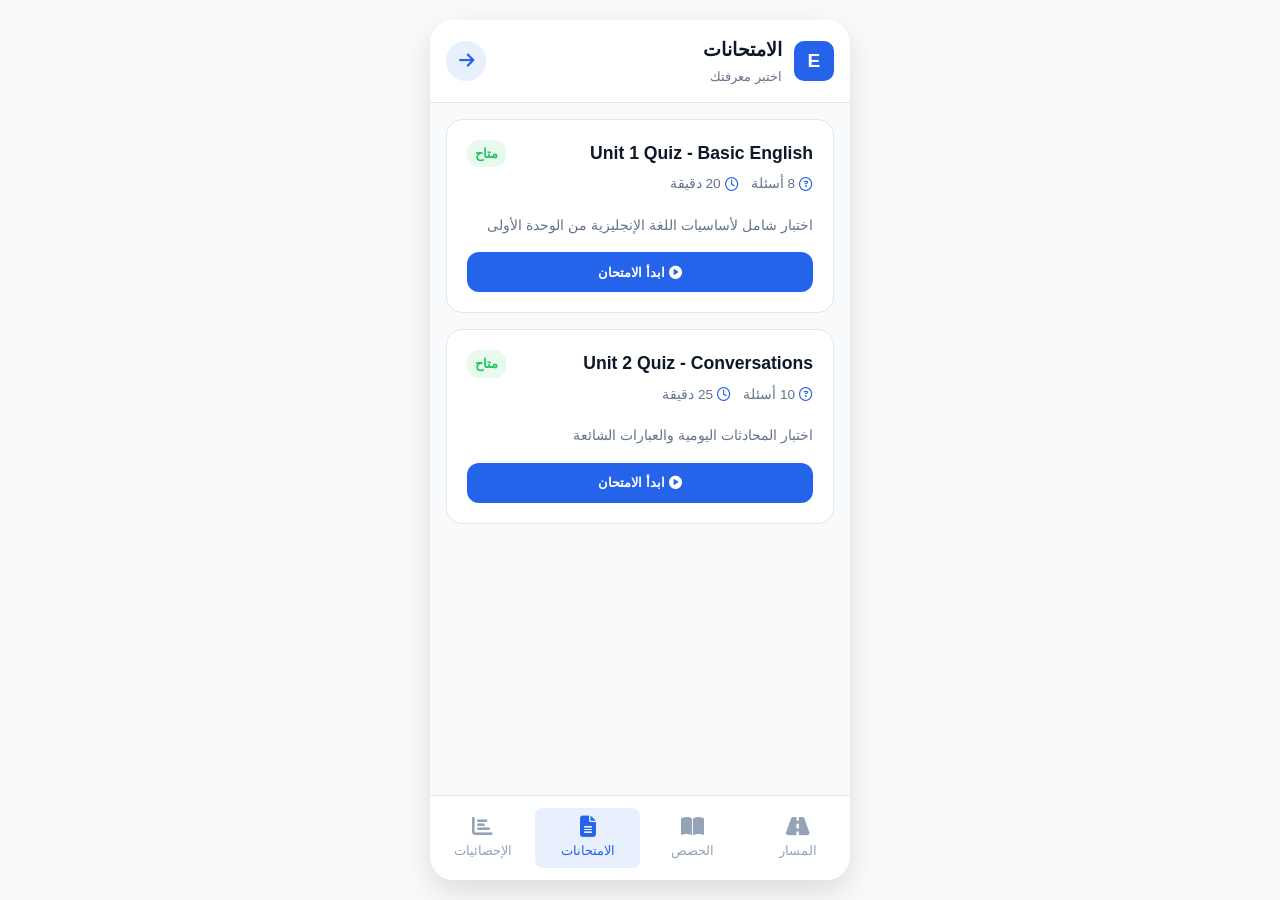
<file: exams/exams.html>
<!DOCTYPE html>
<html lang="ar" dir="rtl">
<head>
    <meta charset="UTF-8">
    <meta name="viewport" content="width=device-width, initial-scale=1.0">
    <title>منصة تعلم الإنجليزية - الامتحانات</title>
    <link rel="stylesheet" href="https://cdnjs.cloudflare.com/ajax/libs/font-awesome/6.4.0/css/all.min.css">
    <link rel="stylesheet" href="./exams.css">
</head>
<body>
    <div class="phone-container">
        <!-- شاشة قائمة الامتحانات -->
        <div id="exams-screen" class="screen active">
            <header class="app-header">
                <div class="logo">
                    <div class="logo-icon">E</div>
                    <div class="logo-text">
                        <h1>الامتحانات</h1>
                        <p>اختبر معرفتك</p>
                    </div>
                </div>
                <a href="../home/home.html" class="btn-icon back-btn">
                    <i class="fas fa-arrow-right"></i>
                </a>
            </header>

            <main class="main-content">
                <div class="exams-container">
                    <!-- سيتم ملؤها بالجافاسكريبت -->
                </div>
            </main>
        </div>

        <!-- شاشة عرض الامتحان الفردي -->
        <div id="exam-view-screen" class="screen">
            <header class="app-header">
                <div class="logo">
                    <div class="logo-icon">E</div>
                    <div class="logo-text">
                        <h1>الامتحان</h1>
                        <p id="exam-title-header">عنوان الامتحان</p>
                    </div>
                </div>
                <button class="btn-icon back-btn" onclick="goBackToExams()">
                    <i class="fas fa-arrow-right"></i>
                </button>
            </header>

            <main class="main-content">
                <div class="exam-content">
                    <div class="card">
                        <h3><i class="fas fa-file-alt"></i> أسئلة الامتحان</h3>
                        <div id="exam-questions"></div>
                        <div class="exam-actions">
                            <button class="btn btn-primary" onclick="submitExam()">
                                <i class="fas fa-check-circle"></i> تسليم الامتحان
                            </button>
                        </div>
                    </div>
                </div>
            </main>
        </div>

        <!-- التنقل السفلي -->
        <nav class="bottom-nav">
            <a href="../home/home.html" class="nav-item">
                <i class="fas fa-road"></i>
                <span>المسار</span>
            </a>
            <a href="../lessons/lessons.html" class="nav-item">
                <i class="fas fa-book-open"></i>
                <span>الحصص</span>
            </a>
            <a href="exams.html" class="nav-item active">
                <i class="fas fa-file-alt"></i>
                <span>الامتحانات</span>
            </a>
            <a href="../stats/stats.html" class="nav-item">
                <i class="fas fa-chart-bar"></i>
                <span>الإحصائيات</span>
            </a>
        </nav>
    </div>

    <script type="module" src="./exams.js"></script>
</body>
</html>
</file>
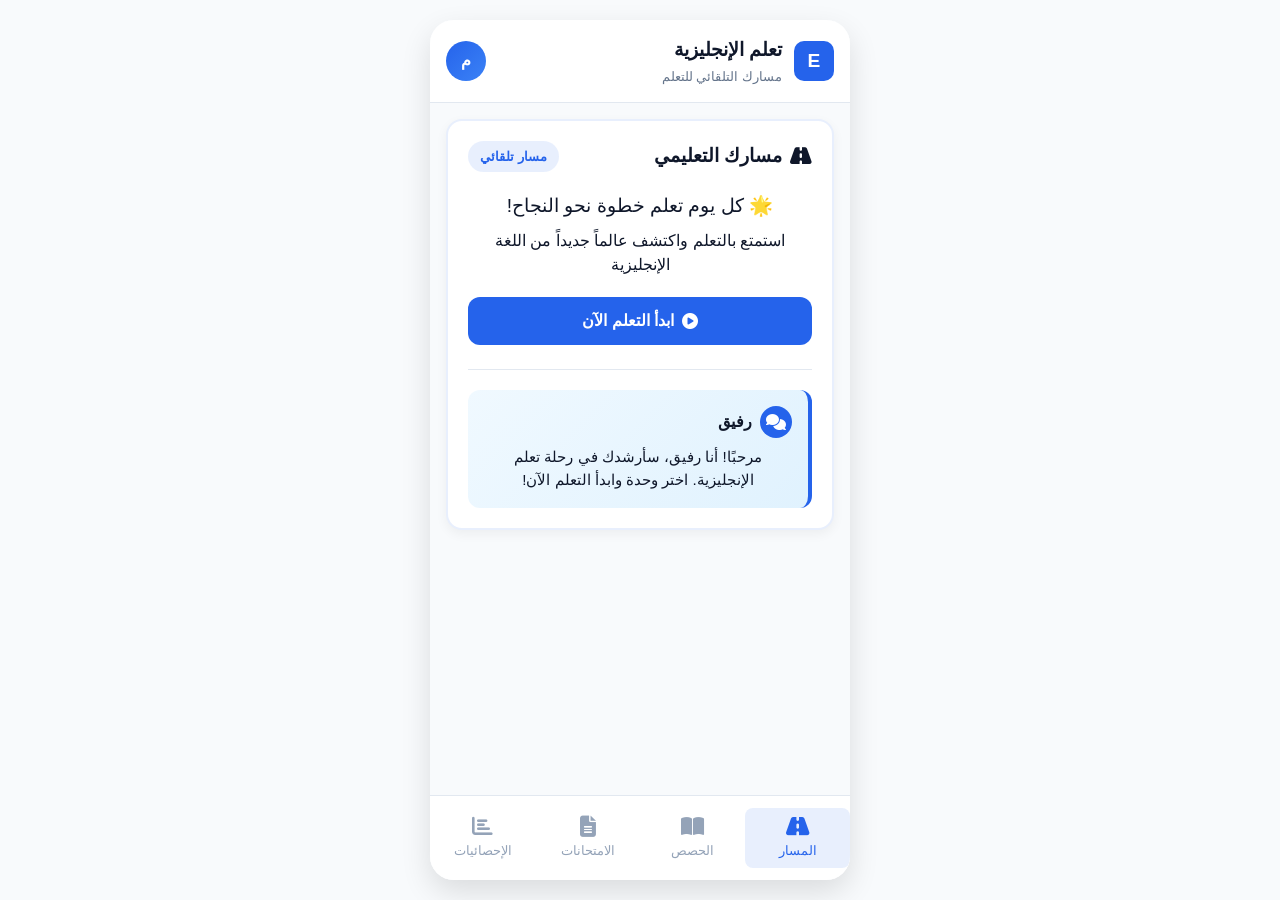
<file: home/home.html>
<!DOCTYPE html>
<html lang="ar" dir="rtl">
<head>
    <meta charset="UTF-8">
    <meta name="viewport" content="width=device-width, initial-scale=1.0">
    <title>منصة تعلم الإنجليزية - الرئيسية</title>
    <link rel="stylesheet" href="https://cdnjs.cloudflare.com/ajax/libs/font-awesome/6.4.0/css/all.min.css">
    <link rel="stylesheet" href="./home.css">
</head>
<body>
    <div class="phone-container">
        <!-- شاشة المسار -->
        <div id="path-screen" class="screen active">
            <header class="app-header">
                <div class="logo">
                    <div class="logo-icon">E</div>
                    <div class="logo-text">
                        <h1>تعلم الإنجليزية</h1>
                        <p>مسارك التلقائي للتعلم</p>
                    </div>
                </div>
                <div class="user-profile">
                    <div class="user-avatar">م</div>
                </div>
            </header>

            <main class="main-content">
                <div class="card path-card">
                    <div class="path-header">
                        <h2><i class="fas fa-road"></i> مسارك التعليمي</h2>
                        <span class="badge">مسار تلقائي</span>
                    </div>
                    
                    <div class="motivational-message">
                        <p>🌟 كل يوم تعلم خطوة نحو النجاح!</p>
                        <p>استمتع بالتعلم واكتشف عالماً جديداً من اللغة الإنجليزية</p>
                    </div>
                    
                    <button class="btn btn-primary" onclick="openUnitSelector()">
                        <i class="fas fa-play-circle"></i> ابدأ التعلم الآن
                    </button>
                    
                    <div id="new-path-options" class="new-path-options" style="display: none;">
                        <p class="path-welcome-text">🎉 تم إنشاء مسارك التعليمي بنجاح!</p>
                        <button class="btn btn-primary" onclick="continueEducationPath()">
                            <i class="fas fa-play"></i> اكمل المسار
                        </button>
                        <button class="btn btn-secondary" onclick="openUnitSelector()">
                            <i class="fas fa-edit"></i> تعديل المسار
                        </button>
                    </div>
                    
                    <div id="active-path-info" class="active-path-info" style="display: none;">
                        <div class="path-info-content">
                            <p class="path-label">المسار التعليمي الحالي:</p>
                            <p class="path-name" id="current-unit-name"></p>
                            <button class="btn btn-primary" onclick="continueEducationPath()">
                                <i class="fas fa-play"></i> اكمل المسار
                            </button>
                            <button class="btn btn-secondary" onclick="openUnitSelector()">
                                <i class="fas fa-edit"></i> تعديل المسار
                            </button>
                        </div>
                    </div>
                    
                    <div class="guide-container">
                        <div class="guide-card">
                            <div class="guide-header">
                                <div class="guide-icon"><i class="fas fa-comments"></i></div>
                                <h4>رفيق</h4>
                            </div>
                            <p class="guide-message">مرحبًا! أنا رفيق، سأرشدك في رحلة تعلم الإنجليزية. اختر وحدة وابدأ التعلم الآن!</p>
                        </div>
                    </div>
                </div>
            </main>
        </div>

        <!-- نافذة اختيار الوحدة -->
        <div id="unit-modal" class="modal">
            <div class="modal-content modal-units">
                <div class="modal-header modal-header-units">
                    <h3>📚 اختر وحدتك التعليمية</h3>
                    <button class="modal-close" onclick="closeUnitModal()">✕</button>
                </div>
                <div class="units-intro">
                    <p>لديك <strong id="units-count">3</strong> وحدات تعليمية متاحة</p>
                    <p class="intro-text">اختر الوحدة التي تريد البدء بها وانطلق في رحلتك نحو إتقان اللغة الإنجليزية</p>
                </div>
                <div class="units-list">
                    <!-- سيتم ملؤها بالجافاسكريبت -->
                </div>
            </div>
        </div>

        <!-- شاشة قائمة الحصص -->
        <div id="lessons-list-screen" class="screen">
            <header class="app-header">
                <div class="logo">
                    <div class="logo-icon">E</div>
                    <div class="logo-text">
                        <h1>الحصص التعليمية</h1>
                        <p id="lessons-unit-name">الوحدة</p>
                    </div>
                </div>
                <button class="btn-icon back-btn" onclick="goBackToPath()">
                    <i class="fas fa-arrow-right"></i>
                </button>
            </header>

            <main class="main-content">
                <div class="lessons-info-banner">
                    <p class="banner-text">لديك <strong id="lessons-count">0</strong> حصص في هذه الوحدة</p>
                    <p class="banner-description">استمتع بالتعلم واختر الحصة التي تريد البدء بها</p>
                </div>
                <div id="lessons-grid" class="lessons-grid">
                    <!-- سيتم ملؤها بالجافاسكريبت -->
                </div>
            </main>
        </div>

        <!-- شاشة الحصة الفردية -->
        <div id="lesson-view-screen" class="screen">
            <header class="app-header">
                <div class="logo">
                    <div class="logo-icon">E</div>
                    <div class="logo-text">
                        <h1 id="lesson-title-header">الحصة</h1>
                        <p id="lesson-unit-header">الوحدة</p>
                    </div>
                </div>
                <button class="btn-icon back-btn" onclick="goBackToLessonsList()">
                    <i class="fas fa-arrow-right"></i>
                </button>
            </header>

            <main class="main-content">
                <!-- عنوان مشغل الفيديو -->
                <div class="video-header">
                    <h3><i class="fab fa-youtube"></i> فيديو الدرس</h3>
                    <p>شاهد الفيديو التعليمي لفهم المحتوى بشكل أفضل</p>
                </div>

                <div class="lesson-video-container">
                    <iframe id="lesson-iframe" width="100%" src="" frameborder="0" allow="accelerometer; autoplay; clipboard-write; encrypted-media; gyroscope; picture-in-picture" allowfullscreen></iframe>
                </div>

                <div class="lesson-content">
                    <div class="card">
                        <h3><i class="fas fa-list-check"></i> أسئلة الحصة</h3>
                        <div id="lesson-questions"></div>
                        <div class="lesson-actions">
                            <button class="btn btn-primary" onclick="submitLesson()">
                                <i class="fas fa-check-circle"></i> تسليم الحصة
                            </button>
                        </div>
                    </div>
                    
                    <!-- نتيجة الحصة -->
                    <div id="lesson-result" class="lesson-result" style="display: none;"></div>
                </div>
            </main>
        </div>

        <!-- التنقل السفلي -->
        <nav class="bottom-nav">
            <a href="home.html" class="nav-item active">
                <i class="fas fa-road"></i>
                <span>المسار</span>
            </a>
            <a href="../lessons/lessons.html" class="nav-item">
                <i class="fas fa-book-open"></i>
                <span>الحصص</span>
            </a>
            <a href="../exams/exams.html" class="nav-item">
                <i class="fas fa-file-alt"></i>
                <span>الامتحانات</span>
            </a>
            <a href="../stats/stats.html" class="nav-item">
                <i class="fas fa-chart-bar"></i>
                <span>الإحصائيات</span>
            </a>
        </nav>
    </div>

    <script type="module" src="./home.js"></script>
</body>
</html>
</file>
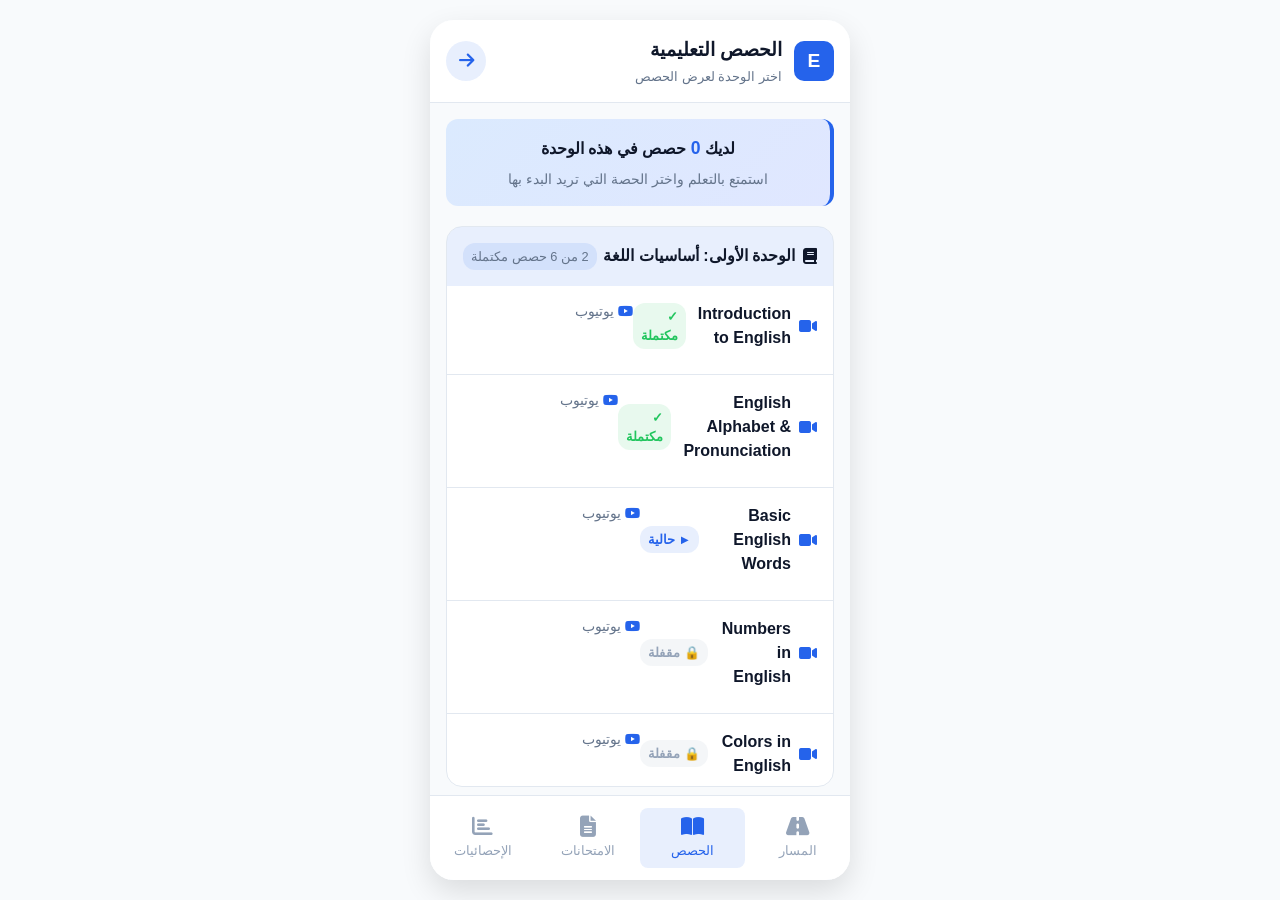
<file: lessons/lessons.html>
<!DOCTYPE html>
<html lang="ar" dir="rtl">
<head>
    <meta charset="UTF-8">
    <meta name="viewport" content="width=device-width, initial-scale=1.0">
    <title>منصة تعلم الإنجليزية - الحصص</title>
    <link rel="stylesheet" href="https://cdnjs.cloudflare.com/ajax/libs/font-awesome/6.4.0/css/all.min.css">
    <link rel="stylesheet" href="./lessons.css">
</head>
<body>
    <div class="phone-container">
        <!-- شاشة قائمة الحصص -->
        <div id="lessons-screen" class="screen active">
            <header class="app-header">
                <div class="logo">
                    <div class="logo-icon">E</div>
                    <div class="logo-text">
                        <h1>الحصص التعليمية</h1>
                        <p id="header-unit-name">اختر الوحدة لعرض الحصص</p>
                    </div>
                </div>
                <a href="../home/home.html" class="btn-icon back-btn">
                    <i class="fas fa-arrow-right"></i>
                </a>
            </header>

            <main class="main-content">
                <div class="lessons-info-banner">
                    <p class="banner-text">لديك <strong id="lesson-count">0</strong> حصص في هذه الوحدة</p>
                    <p class="banner-description">استمتع بالتعلم واختر الحصة التي تريد البدء بها</p>
                </div>
                <div class="units-container">
                    <!-- سيتم توليد وحدات الحصص تلقائياً من app.js -->
                </div>
            </main>
        </div>

        <!-- شاشة عرض الحصة الفردية -->
        <div id="lesson-view-screen" class="screen">
            <header class="app-header">
                <div class="logo">
                    <div class="logo-icon">E</div>
                    <div class="logo-text">
                        <h1>الحصة التعليمية</h1>
                        <p id="lesson-title-header">عنوان الحصة</p>
                    </div>
                </div>
                <button class="btn-icon back-btn" onclick="goBackToLessons()">
                    <i class="fas fa-arrow-right"></i>
                </button>
            </header>

            <main class="main-content">
                <div class="lesson-video-container">
                    <iframe id="lesson-iframe" width="100%" src="" frameborder="0" allow="accelerometer; autoplay; clipboard-write; encrypted-media; gyroscope; picture-in-picture" allowfullscreen></iframe>
                </div>

                <div class="lesson-content">
                    <div class="card">
                        <h3><i class="fas fa-list-check"></i> أسئلة الحصة</h3>
                        <div id="lesson-questions"></div>
                        <div class="lesson-actions">
                            <button class="btn btn-primary" onclick="submitLesson()">
                                <i class="fas fa-check-circle"></i> تسليم الحصة
                            </button>
                        </div>
                    </div>
                </div>
            </main>
        </div>

        <!-- التنقل السفلي -->
        <nav class="bottom-nav">
            <a href="../home/home.html" class="nav-item">
                <i class="fas fa-road"></i>
                <span>المسار</span>
            </a>
            <a href="lessons.html" class="nav-item active">
                <i class="fas fa-book-open"></i>
                <span>الحصص</span>
            </a>
            <a href="../exams/exams.html" class="nav-item">
                <i class="fas fa-file-alt"></i>
                <span>الامتحانات</span>
            </a>
            <a href="../stats/stats.html" class="nav-item">
                <i class="fas fa-chart-bar"></i>
                <span>الإحصائيات</span>
            </a>
        </nav>
    </div>

    <script type="module" src="./lessons.js"></script>
</body>
</html>
</file>
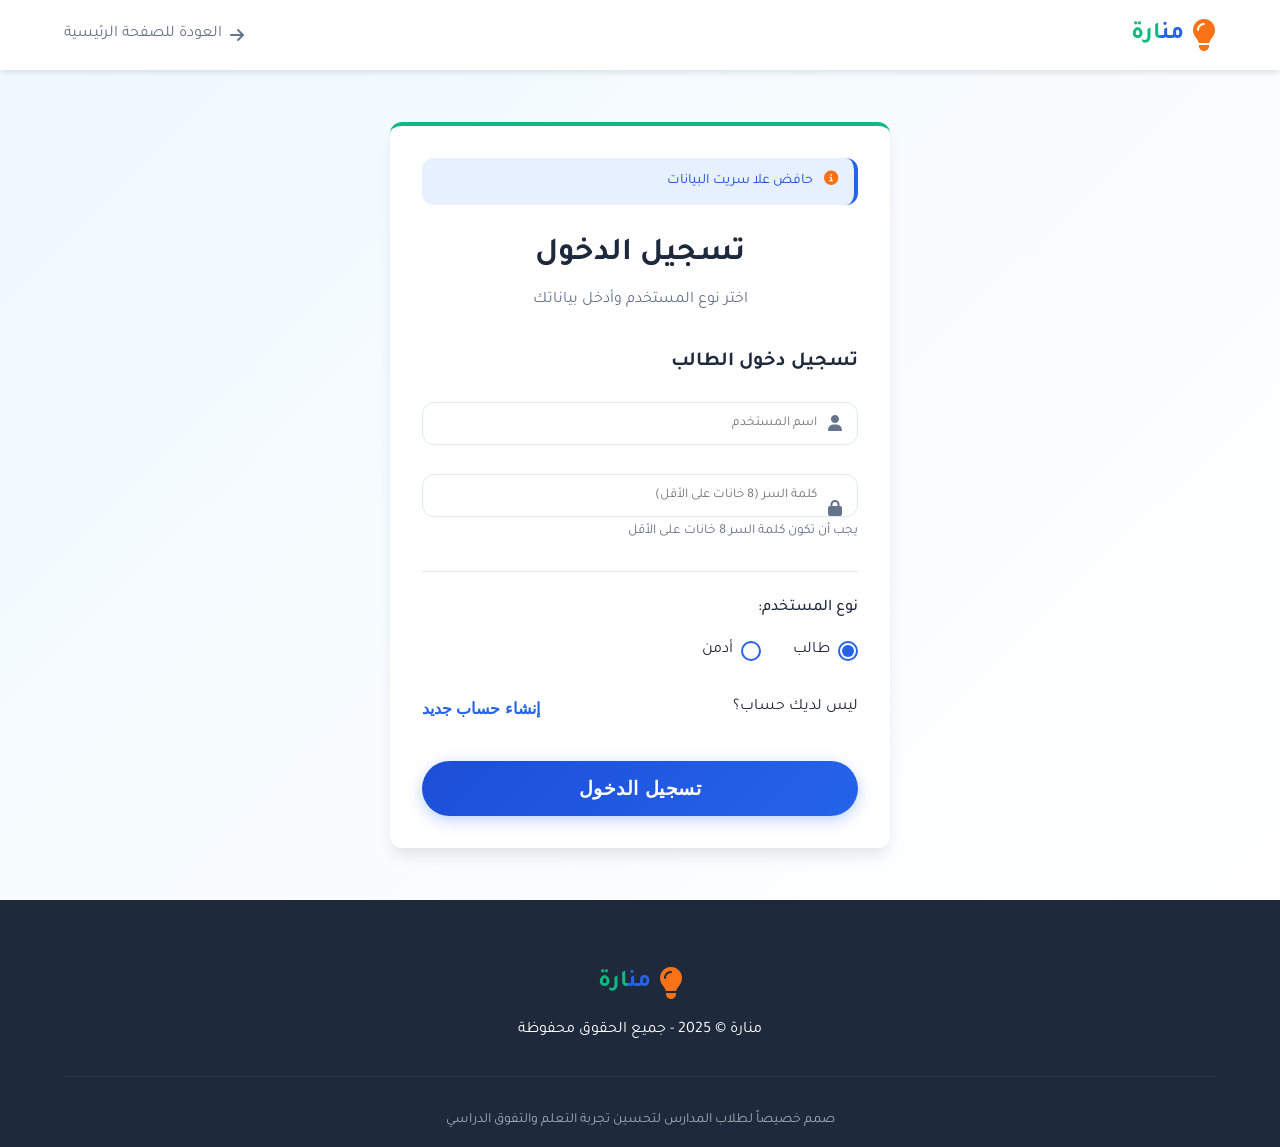
<file: register/register.html>
﻿<!DOCTYPE html>
<html lang="ar" dir="rtl">
<head>
    <meta charset="UTF-8">
    <meta name="viewport" content="width=device-width, initial-scale=1.0">
    <title>منارة - تسجيل الدخول</title>
    <link rel="stylesheet" href="https://cdnjs.cloudflare.com/ajax/libs/font-awesome/6.4.0/css/all.min.css">
    <link href="https://fonts.googleapis.com/css2?family=Tajawal:wght@300;400;500;700&display=swap" rel="stylesheet">
    <!-- تم نقل جميع التنسيقات إلى register.css -->
    <link rel="stylesheet" href="register.css">
</head>
<body>
    <header>
        <div class="container nav-container">
            <div class="logo">
                <i class="fas fa-lightbulb logo-icon"></i>
                <div class="logo-text">من<span>ارة</span></div>
            </div>
            <a href="../login/index.html" class="back-link">
                <i class="fas fa-arrow-right"></i>
                العودة للصفحة الرئيسية
            </a>
        </div>
    </header>

    <main class="login-page">
        <div class="login-card">
            <!-- شريط المعلومات (بيانات تجريبية) -->
            <div class="info-bar">
                <i class="fas fa-info-circle"></i>
                حافض علا سريت البيانات
            </div>

            <h1 class="login-title">تسجيل الدخول</h1>
            <p class="login-subtitle">اختر نوع المستخدم وأدخل بياناتك</p>

            <div class="login-form-container">
                <!-- نموذج تسجيل الدخول -->
                <div class="form-step active" id="loginForm">
                    <h2 class="form-title" id="formTitle">تسجيل دخول الطالب</h2>
                    <form id="loginFormElement">
                        <!-- حقول الطالب -->
                        <div class="student-fields active" id="studentFields">
                            <div class="form-group input-icon">
                                <i class="fas fa-user"></i>
                                <input type="text" id="studentUsername" class="form-input" placeholder="اسم المستخدم" required>
                                <div class="error-message" id="studentUsernameError">يرجى إدخال اسم المستخدم</div>
                            </div>
                            
                            <div class="form-group input-icon">
                                <i class="fas fa-lock"></i>
                                <input type="password" id="studentPassword" class="form-input" placeholder="كلمة السر (8 خانات على الأقل)" required minlength="8">
                                <div class="error-message" id="studentPasswordError">كلمة السر يجب أن تكون 8 خانات على الأقل</div>
                                <div class="form-hint">يجب أن تكون كلمة السر 8 خانات على الأقل</div>
                            </div>
                        </div>
                        
                        <!-- حقول الأدمن -->
                        <div class="admin-fields" id="adminFields">
                            <div class="form-group input-icon">
                                <i class="fas fa-user-shield"></i>
                                <input type="text" id="adminUsername" class="form-input" placeholder="اسم المستخدم">
                                <div class="error-message" id="adminUsernameError">يرجى إدخال اسم المستخدم</div>
                            </div>
                            
                            <div class="form-group input-icon">
                                <i class="fas fa-id-card"></i>
                                <input type="text" id="adminMinisterialNumber" class="form-input" placeholder="الرقم الوزاري (8 خانات)" minlength="8">
                                <div class="error-message" id="adminMinisterialNumberError">الرقم الوزاري يجب أن يكون 8 خانات</div>
                                <div class="form-hint">الرقم الوزاري للحسابات الإدارية</div>
                            </div>
                            
                            <div class="form-group input-icon">
                                <i class="fas fa-lock"></i>
                                <input type="password" id="adminPassword" class="form-input" placeholder="كلمة السر (8 خانات على الأقل)" minlength="8">
                                <div class="error-message" id="adminPasswordError">كلمة السر يجب أن تكون 8 خانات</div>
                                <div class="form-hint">يجب أن تكون كلمة السر 8 خانات على الأقل</div>
                            </div>
                        </div>
                        
                        <!-- اختيار نوع المستخدم -->
                        <div class="user-type-options">
                            <span class="user-type-label">نوع المستخدم:</span>
                            <div class="radio-group">
                                <label class="radio-option">
                                    <input type="radio" name="userType" value="student" id="studentRadio" checked>
                                    <span class="radio-custom"></span>
                                    <span class="radio-text">طالب</span>
                                </label>
                                
                                <label class="radio-option">
                                    <input type="radio" name="userType" value="admin" id="adminRadio">
                                    <span class="radio-custom"></span>
                                    <span class="radio-text">أدمن</span>
                                </label>
                            </div>
                        </div>
                        
                        <div class="create-account-toggle">
                            <span class="toggle-text">ليس لديك حساب؟</span>
                            <button type="button" class="toggle-btn" id="showCreateAccount">إنشاء حساب جديد</button>
                        </div>
                        
                        <button type="submit" class="submit-btn" id="loginSubmitBtn">تسجيل الدخول</button>
                    </form>
                </div>
                
                <!-- نموذج إنشاء حساب طالب جديد -->
                <div class="form-step" id="createAccountForm">
                    <h2 class="form-title">إنشاء حساب طالب جديد</h2>
                    <form id="createAccountFormElement">
                        <div class="form-group input-icon">
                            <i class="fas fa-graduation-cap"></i>
                            <select id="studentGrade" class="form-input" required>
                                <option value="">اختر الصف الدراسي</option>
                                <option value="4">الصف الرابع</option>
                                <option value="5">الصف الخامس</option>
                                <option value="6">الصف السادس</option>
                                <option value="7">الصف السابع</option>
                                <option value="8">الصف الثامن</option>
                                <option value="9">الصف التاسع</option>
                                <option value="10">الصف العاشر</option>
                            </select>
                            <div class="error-message" id="studentGradeError">يرجى اختيار الصف الدراسي</div>
                        </div>
                        
                        <div class="form-group input-icon">
                            <i class="fas fa-user"></i>
                            <input type="text" id="newStudentUsername" class="form-input" placeholder="اختر اسم مستخدم فريد" required>
                            <div class="error-message" id="newStudentUsernameError">يرجى إدخال اسم مستخدم</div>
                            <div class="form-hint">يجب أن يكون اسم المستخدم فريداً</div>
                        </div>
                        
                        <div class="form-group input-icon">
                            <i class="fas fa-lock"></i>
                            <input type="password" id="newStudentPassword" class="form-input" placeholder="كلمة السر (8-12 خانة)" required minlength="8" maxlength="12">
                            <div class="error-message" id="newStudentPasswordError">كلمة السر يجب أن تكون بين 8 و 12 خانة</div>
                            <div class="form-hint">يجب أن تكون كلمة السر بين 8 و 12 خانة</div>
                        </div>
                        
                        <div class="form-group input-icon">
                            <i class="fas fa-check-circle"></i>
                            <input type="password" id="confirmPassword" class="form-input" placeholder="تأكيد كلمة السر" required minlength="8" maxlength="12">
                            <div class="error-message" id="confirmPasswordError">كلمة السر غير متطابقة</div>
                        </div>
                        
                        <div class="create-account-toggle">
                            <span class="toggle-text">لديك حساب بالفعل؟</span>
                            <button type="button" class="toggle-btn" id="showLoginForm">تسجيل الدخول</button>
                        </div>
                        
                        <button type="submit" class="submit-btn">إنشاء الحساب</button>
                    </form>
                </div>
            </div>
        </div>
    </main>

    <footer>
        <div class="container">
            <div class="footer-content">
                <div class="logo">
                    <i class="fas fa-lightbulb logo-icon"></i>
                    <div class="logo-text">من<span>ارة</span></div>
                </div>
                <p>منارة © 2025 - جميع الحقوق محفوظة</p>
            </div>
            <div class="copyright">
                <p>صمم خصيصاً لطلاب المدارس لتحسين تجربة التعلم والتفوق الدراسي</p>
            </div>
        </div>
    </footer>

    <script src="register.js"></script>
</body>
</html>
</file>
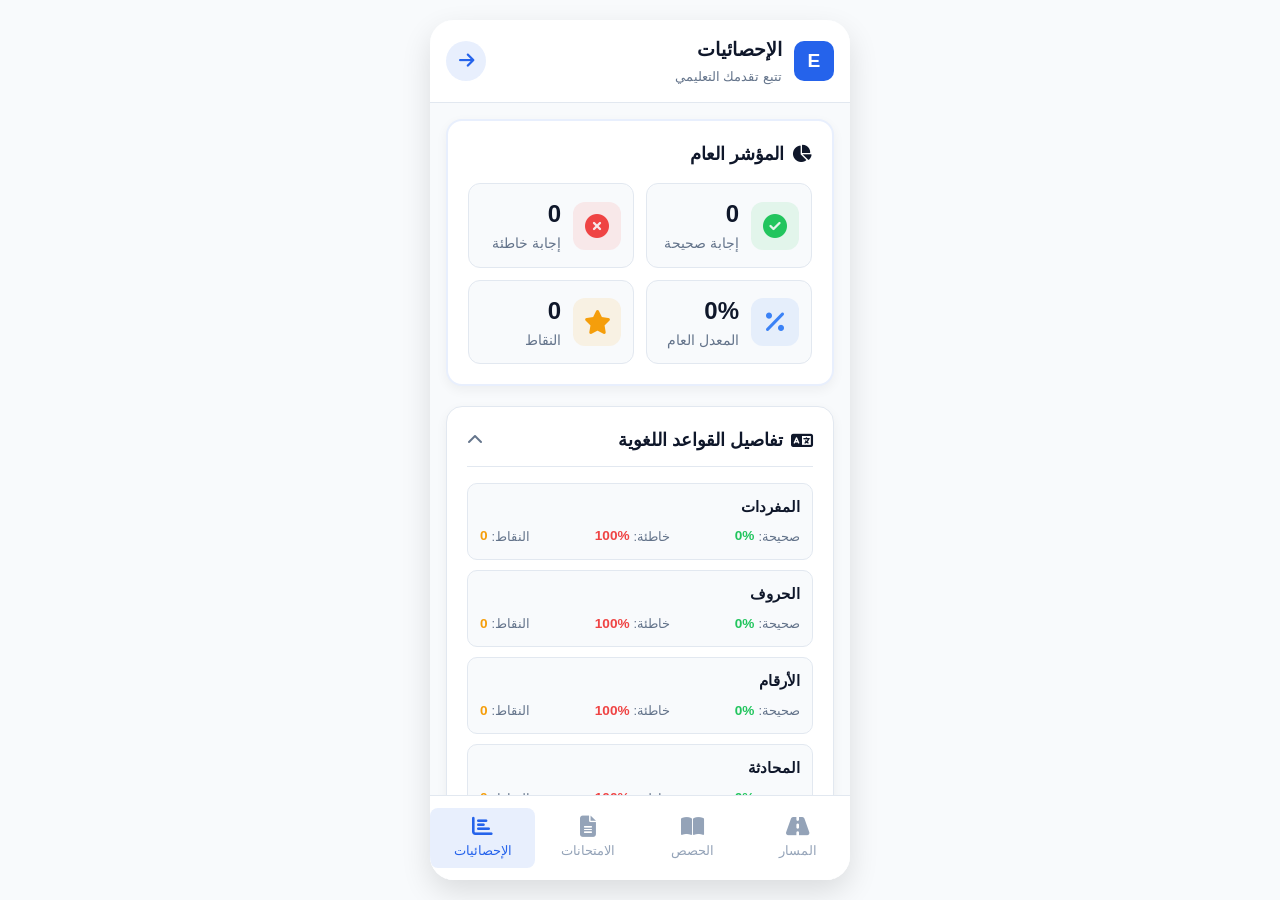
<file: stats/stats.html>
<!DOCTYPE html>
<html lang="ar" dir="rtl">
<head>
    <meta charset="UTF-8">
    <meta name="viewport" content="width=device-width, initial-scale=1.0">
    <title>منصة تعلم الإنجليزية - الإحصائيات</title>
    <link rel="stylesheet" href="https://cdnjs.cloudflare.com/ajax/libs/font-awesome/6.4.0/css/all.min.css">
    <link rel="stylesheet" href="./stats.css">
</head>
<body>
    <div class="phone-container">
        <!-- شاشة الإحصائيات -->
        <div id="stats-screen" class="screen active">
            <header class="app-header">
                <div class="logo">
                    <div class="logo-icon">E</div>
                    <div class="logo-text">
                        <h1>الإحصائيات</h1>
                        <p>تتبع تقدمك التعليمي</p>
                    </div>
                </div>
                <a href="../home/home.html" class="btn-icon back-btn">
                    <i class="fas fa-arrow-right"></i>
                </a>
            </header>

            <main class="main-content">
                <!-- المؤشر العام للطالب -->
                <div class="card general-stats-card">
                    <h3><i class="fas fa-chart-pie"></i> المؤشر العام</h3>
                    <div class="general-stats-grid">
                        <div class="general-stat-item">
                            <div class="general-stat-icon correct">
                                <i class="fas fa-check-circle"></i>
                            </div>
                            <div class="general-stat-content">
                                <div class="general-stat-value">0</div>
                                <div class="general-stat-label">إجابة صحيحة</div>
                            </div>
                        </div>
                        <div class="general-stat-item">
                            <div class="general-stat-icon wrong">
                                <i class="fas fa-times-circle"></i>
                            </div>
                            <div class="general-stat-content">
                                <div class="general-stat-value">0</div>
                                <div class="general-stat-label">إجابة خاطئة</div>
                            </div>
                        </div>
                        <div class="general-stat-item">
                            <div class="general-stat-icon average">
                                <i class="fas fa-percentage"></i>
                            </div>
                            <div class="general-stat-content">
                                <div class="general-stat-value">0%</div>
                                <div class="general-stat-label">المعدل العام</div>
                            </div>
                        </div>
                        <div class="general-stat-item">
                            <div class="general-stat-icon points">
                                <i class="fas fa-star"></i>
                            </div>
                            <div class="general-stat-content">
                                <div class="general-stat-value">0</div>
                                <div class="general-stat-label">النقاط</div>
                            </div>
                        </div>
                    </div>
                </div>

                <!-- تفاصيل القواعد اللغوية -->
                <div class="card grammar-details-card">
                    <div class="card-header-collapsible" onclick="toggleGrammarDetails()">
                        <h3><i class="fas fa-language"></i> تفاصيل القواعد اللغوية</h3>
                        <i class="fas fa-chevron-down collapse-icon rotated" id="grammar-collapse-icon"></i>
                    </div>
                    <div class="grammar-details-content expanded" id="grammar-details-content">
                        <!-- سيتم ملؤها ديناميكياً -->
                    </div>
                </div>

                <!-- زر تفريغ الإحصاءات -->
                <div class="card reset-stats-card">
                    <button class="btn btn-danger" onclick="resetAllStats()" style="width: 100%; background: #EF4444; color: white; border: none; padding: 12px; border-radius: 8px; font-size: 1rem; cursor: pointer; display: flex; align-items: center; justify-content: center; gap: 8px;">
                        <i class="fas fa-trash"></i> تفريغ جميع الإحصاءات
                    </button>
                </div>
            </main>
        </div>

        <!-- التنقل السفلي -->
        <nav class="bottom-nav">
            <a href="../home/home.html" class="nav-item">
                <i class="fas fa-road"></i>
                <span>المسار</span>
            </a>
            <a href="../lessons/lessons.html" class="nav-item">
                <i class="fas fa-book-open"></i>
                <span>الحصص</span>
            </a>
            <a href="../exams/exams.html" class="nav-item">
                <i class="fas fa-file-alt"></i>
                <span>الامتحانات</span>
            </a>
            <a href="stats.html" class="nav-item active">
                <i class="fas fa-chart-bar"></i>
                <span>الإحصائيات</span>
            </a>
        </nav>
    </div>

    <script type="module" src="./stats.js"></script>
</body>
</html>
</file>
<file: exams/exams.css>
/* ===== CSS Reset ===== */
* {
    margin: 0;
    padding: 0;
    box-sizing: border-box;
}

:root {
    --primary: #2563EB;
    --primary-light: rgba(37, 99, 235, 0.1);
    --success: #22C55E;
    --success-light: rgba(34, 197, 94, 0.1);
    --background: #F8FAFC;
    --card-bg: #FFFFFF;
    --text-primary: #0F172A;
    --text-secondary: #64748B;
    --border: #E2E8F0;
    --inactive: #94A3B8;
    --radius: 16px;
    --button-radius: 12px;
    --shadow: 0 4px 12px rgba(0, 0, 0, 0.05);
    --spacing: 16px;
}

body {
    font-family: -apple-system, BlinkMacSystemFont, 'Segoe UI', 'Noto Sans Arabic', sans-serif;
    background-color: var(--background);
    color: var(--text-primary);
    line-height: 1.5;
    min-height: 100vh;
    display: flex;
    align-items: center;
    justify-content: center;
    margin: 0;
    padding: 20px;
    overflow-x: hidden;
}

.phone-container {
    width: 100%;
    max-width: 420px;
    height: 90vh;
    max-height: 900px;
    background-color: white;
    border-radius: 24px;
    box-shadow: 0 20px 60px rgba(0, 0, 0, 0.12);
    overflow: hidden;
    position: relative;
}

.screen {
    display: none;
    height: 100%;
    width: 100%;
    flex-direction: column;
    background-color: var(--background);
}

.screen.active {
    display: flex;
}

/* ===== الهيدر ===== */
.app-header {
    display: flex;
    justify-content: space-between;
    align-items: center;
    padding: var(--spacing);
    background-color: white;
    border-bottom: 1px solid var(--border);
}

.logo {
    display: flex;
    align-items: center;
    gap: 12px;
}

.logo-icon {
    width: 40px;
    height: 40px;
    background-color: var(--primary);
    border-radius: 10px;
    display: flex;
    align-items: center;
    justify-content: center;
    color: white;
    font-weight: 700;
    font-size: 1.2rem;
}

.logo-text h1 {
    font-size: 1.2rem;
    color: var(--text-primary);
    margin-bottom: 2px;
}

.logo-text p {
    font-size: 0.8rem;
    color: var(--text-secondary);
    margin-bottom: 0;
}

.btn-icon {
    width: 40px;
    height: 40px;
    border-radius: 50%;
    border: none;
    background-color: var(--primary-light);
    color: var(--primary);
    display: flex;
    align-items: center;
    justify-content: center;
    cursor: pointer;
    font-size: 1.1rem;
    text-decoration: none;
}

/* ===== المحتوى الرئيسي ===== */
.main-content {
    flex: 1;
    overflow-y: auto;
    padding: var(--spacing);
    padding-bottom: 100px;
}

.card {
    background-color: var(--card-bg);
    border-radius: var(--radius);
    padding: 20px;
    margin-bottom: 16px;
    box-shadow: var(--shadow);
    border: 1px solid var(--border);
}

/* ===== الأزرار ===== */
.btn {
    display: block;
    width: 100%;
    height: 48px;
    border: none;
    border-radius: var(--button-radius);
    font-size: 1rem;
    font-weight: 600;
    cursor: pointer;
    transition: all 0.2s ease;
    display: flex;
    align-items: center;
    justify-content: center;
    gap: 8px;
}

.btn-primary {
    background-color: var(--primary);
    color: white;
    margin: 20px 0;
}

.btn-primary:hover {
    background-color: #1d4ed8;
}

.btn:active {
    transform: scale(0.98);
}

/* ===== شاشة الامتحانات ===== */
.exams-container {
    display: flex;
    flex-direction: column;
    gap: 16px;
}

.exam-card {
    background-color: white;
    border-radius: var(--radius);
    padding: 20px;
    border: 1px solid var(--border);
    transition: all 0.3s ease;
}

.exam-card:hover {
    transform: translateY(-4px);
    box-shadow: 0 8px 20px rgba(0, 0, 0, 0.1);
}

.exam-header {
    display: flex;
    justify-content: space-between;
    align-items: flex-start;
    margin-bottom: 12px;
}

.exam-title {
    font-size: 1.1rem;
    font-weight: 600;
    margin-bottom: 8px;
}

.exam-description {
    color: var(--text-secondary);
    font-size: 0.9rem;
    margin-bottom: 16px;
}

.exam-btn {
    width: 100%;
    height: 40px;
    background-color: var(--primary);
    color: white;
    border: none;
    border-radius: var(--button-radius);
    font-weight: 600;
    cursor: pointer;
    transition: background-color 0.2s ease;
}

.exam-btn:hover {
    background-color: #1d4ed8;
}

.exam-btn:disabled {
    background-color: var(--inactive);
    cursor: not-allowed;
}

.exam-details {
    display: flex;
    gap: 12px;
    margin-bottom: 8px;
}

.exam-info {
    display: flex;
    align-items: center;
    gap: 4px;
    font-size: 0.85rem;
    color: var(--text-secondary);
}

.exam-info i {
    color: var(--primary);
}

.status-available {
    background-color: var(--success-light);
    color: var(--success);
    padding: 4px 8px;
    border-radius: 12px;
    font-weight: 600;
    font-size: 0.8rem;
}

.status-locked {
    background-color: rgba(148, 163, 184, 0.1);
    color: var(--inactive);
    padding: 4px 8px;
    border-radius: 12px;
    font-weight: 600;
    font-size: 0.8rem;
}

/* ===== شاشة الامتحان الفردي ===== */
#exam-questions {
    display: flex;
    flex-direction: column;
    gap: 16px;
}

.question-card {
    background: linear-gradient(135deg, var(--background) 0%, rgba(37, 99, 235, 0.02) 100%);
    border-radius: 12px;
    padding: 16px;
    border: 2px solid var(--border);
    transition: all 0.3s ease;
    margin-bottom: 12px;
}

.question-card:hover {
    border-color: var(--primary);
    box-shadow: 0 4px 12px rgba(37, 99, 235, 0.1);
}

.question-text {
    font-weight: 700;
    margin-bottom: 12px;
    color: var(--primary);
    font-size: 1.05rem;
}

.question-options {
    display: flex;
    flex-direction: column;
    gap: 8px;
}

.option-label {
    display: flex;
    align-items: center;
    padding: 10px 12px;
    background-color: white;
    border-radius: 8px;
    border: 1px solid var(--border);
    cursor: pointer;
    transition: all 0.2s ease;
    width: 100%;
    box-sizing: border-box;
    user-select: none;
}

.option-label:hover {
    border-color: var(--primary);
    background-color: var(--primary-light);
}

.option-label input {
    margin-left: 8px;
    cursor: pointer;
    flex-shrink: 0;
    width: 18px;
    height: 18px;
}

.option-label span {
    flex: 1;
    text-align: right;
    color: var(--text-color);
    font-size: 0.95rem;
    cursor: pointer;
}

.option-label input:checked {
    accent-color: var(--primary);
}

/* نتائج الإجابات */
.answer-result-inline {
    padding: 8px 12px;
    margin-top: 8px;
    border-radius: 8px;
    font-size: 0.85rem;
    font-weight: 500;
    display: flex;
    flex-direction: column;
    gap: 4px;
}

.answer-result-inline.correct-inline {
    background-color: rgba(34, 197, 94, 0.15);
    color: var(--success);
    border-left: 3px solid var(--success);
    padding-right: 12px;
}

.answer-result-inline.wrong-inline {
    background-color: rgba(239, 68, 68, 0.15);
    color: #EF4444;
    border-left: 3px solid #EF4444;
    padding-right: 12px;
}

.correct-answer-inline {
    font-size: 0.75rem;
    margin-top: 4px;
    padding-top: 4px;
    border-top: 1px solid rgba(239, 68, 68, 0.2);
    color: var(--text-secondary);
}

/* ملخص الامتحان */
.exam-summary {
    background: linear-gradient(135deg, #f0f9ff 0%, #f3e8ff 100%);
    border-radius: 12px;
    padding: 16px;
    margin-top: 24px;
    border: 2px solid #e0e7ff;
    box-shadow: 0 8px 20px rgba(0, 0, 0, 0.08);
}

.summary-header h4 {
    font-size: 1.1rem;
    color: var(--primary);
    display: flex;
    align-items: center;
    justify-content: center;
    gap: 6px;
    margin: 0 0 12px 0;
}

.summary-stats {
    display: grid;
    grid-template-columns: repeat(3, 1fr);
    gap: 8px;
}

.summary-stat {
    display: flex;
    flex-direction: column;
    align-items: center;
    padding: 8px;
    background: white;
    border-radius: 8px;
    border: 1px solid #e0e7ff;
}

.summary-stat .stat-label {
    font-size: 0.75rem;
    color: var(--text-secondary);
    font-weight: 500;
}

.summary-stat .stat-value {
    font-size: 1.3rem;
    font-weight: 700;
    margin-top: 4px;
}

.correct-value { color: var(--success); }
.wrong-value { color: #EF4444; }
.percent-value { color: var(--primary); }
.points-value { color: #F59E0B; }

.exam-summary-list {
    margin-top: 14px;
    display: flex;
    flex-direction: column;
    gap: 6px;
}

.exam-summary-item {
    background: #ffffff;
    border: 1px solid rgba(16,24,40,0.04);
    padding: 8px 10px;
    border-radius: 8px;
    font-size: 0.95rem;
    text-align: right;
    color: var(--text-color);
}

.exam-summary-item.correct-item {
    border-left: 4px solid var(--success);
}

.exam-summary-item.wrong-item {
    border-left: 4px solid #EF4444;
}

.exam-summary-actions {
    display: flex;
    gap: 10px;
    margin-top: 16px;
}

/* ===== التنقل السفلي ===== */
.bottom-nav {
    position: absolute;
    bottom: 0;
    left: 0;
    right: 0;
    background-color: white;
    border-top: 1px solid var(--border);
    display: flex;
    justify-content: space-around;
    padding: 12px 0;
    z-index: 100;
}

.nav-item {
    display: flex;
    flex-direction: column;
    align-items: center;
    gap: 4px;
    cursor: pointer;
    color: var(--inactive);
    transition: color 0.2s ease;
    padding: 8px;
    border-radius: 8px;
    flex: 1;
    text-align: center;
    text-decoration: none;
}

.nav-item.active {
    color: var(--primary);
    background-color: var(--primary-light);
}

.nav-item i {
    font-size: 1.3rem;
}

.nav-item span {
    font-size: 0.8rem;
    font-weight: 500;
}

/* ===== التجاوب ===== */
@media (max-width: 420px) {
    :root {
        --spacing: 12px;
        --radius: 14px;
        --button-radius: 10px;
    }

    .app-header { padding: 10px; }
    .logo-text h1 { font-size: 1rem; }
    .logo-text p { font-size: 0.75rem; }
    .main-content { padding: 12px; padding-bottom: 110px; }
    .card { padding: 14px; }
    .btn { height: 44px; font-size: 0.95rem; }
    .question-card { padding: 12px; }
    .question-text { font-size: 0.95rem; }
    .option-label { padding: 10px; }
}

@media (min-width: 768px) {
    body {
        display: flex;
        justify-content: center;
        align-items: center;
        padding: 20px;
        background-color: var(--background);
    }
    .phone-container {
        width: 100%;
        max-width: 420px;
        height: calc(100vh - 40px);
        max-height: 900px;
        border-radius: 24px;
        box-shadow: 0 12px 30px rgba(0, 0, 0, 0.12);
        overflow: hidden;
    }
}
</file>
<file: home/home.css>
/* ===== CSS Reset ===== */
* {
    margin: 0;
    padding: 0;
    box-sizing: border-box;
}

:root {
    --primary: #2563EB;
    --primary-light: rgba(37, 99, 235, 0.1);
    --success: #22C55E;
    --success-light: rgba(34, 197, 94, 0.1);
    --background: #F8FAFC;
    --card-bg: #FFFFFF;
    --text-primary: #0F172A;
    --text-secondary: #64748B;
    --border: #E2E8F0;
    --inactive: #94A3B8;
    --radius: 16px;
    --button-radius: 12px;
    --shadow: 0 4px 12px rgba(0, 0, 0, 0.05);
    --spacing: 16px;
}

body {
    font-family: -apple-system, BlinkMacSystemFont, 'Segoe UI', 'Noto Sans Arabic', sans-serif;
    background-color: var(--background);
    color: var(--text-primary);
    line-height: 1.5;
    min-height: 100vh;
    display: flex;
    align-items: center;
    justify-content: center;
    margin: 0;
    padding: 20px;
    overflow-x: hidden;
}

/* ===== هيكل التطبيق ===== */
.phone-container {
    width: 100%;
    max-width: 420px;
    height: 90vh;
    max-height: 900px;
    background-color: white;
    border-radius: 24px;
    box-shadow: 0 20px 60px rgba(0, 0, 0, 0.12);
    overflow: hidden;
    position: relative;
}

.screen {
    display: none;
    height: 100%;
    width: 100%;
    flex-direction: column;
    background-color: var(--background);
}

.screen.active {
    display: flex;
}

/* ===== الهيدر ===== */
.app-header {
    display: flex;
    justify-content: space-between;
    align-items: center;
    padding: var(--spacing);
    background-color: white;
    border-bottom: 1px solid var(--border);
}

.logo {
    display: flex;
    align-items: center;
    gap: 12px;
}

.logo-icon {
    width: 40px;
    height: 40px;
    background-color: var(--primary);
    border-radius: 10px;
    display: flex;
    align-items: center;
    justify-content: center;
    color: white;
    font-weight: 700;
    font-size: 1.2rem;
}

.logo-text h1 {
    font-size: 1.2rem;
    color: var(--text-primary);
    margin-bottom: 2px;
}

.logo-text p {
    font-size: 0.8rem;
    color: var(--text-secondary);
    margin-bottom: 0;
}

.user-profile {
    display: flex;
    align-items: center;
}

.user-avatar {
    width: 40px;
    height: 40px;
    border-radius: 50%;
    background: linear-gradient(135deg, var(--primary), #3B82F6);
    color: white;
    display: flex;
    align-items: center;
    justify-content: center;
    font-weight: 600;
}

/* ===== شاشة عرض الحصة الفردية ===== */
.lesson-video-container {
    background: linear-gradient(135deg, #0F172A 0%, #1e293b 100%);
    border-radius: 20px;
    overflow: hidden;
    margin-bottom: 20px;
    box-shadow: 0 15px 40px rgba(37, 99, 235, 0.2);
    padding: 8px;
    position: relative;
    height: 52vh;
    max-height: 520px;
    min-height: 260px;
    display: block;
    margin-bottom: 16px;
    background-color: #000;
}

.lesson-video-container iframe {
    display: block;
    width: 100%;
    height: 100%;
    border-radius: 16px;
    border: none;
    position: relative;
    z-index: 1;
}

/* ===== المحتوى الرئيسي ===== */
.main-content {
    flex: 1;
    overflow-y: auto;
    padding: var(--spacing);
    padding-bottom: 100px;
    display: flex;
    flex-direction: column;
    align-items: center;
    justify-content: flex-start;
    width: 100%;
    max-width: 100%;
}

.card {
    background-color: var(--card-bg);
    border-radius: var(--radius);
    padding: 20px;
    margin-bottom: 16px;
    box-shadow: var(--shadow);
    border: 1px solid var(--border);
    width: 100%;
    max-width: 600px;
    margin-left: auto;
    margin-right: auto;
}

.path-card {
    border: 2px solid var(--primary-light);
    width: 100%;
    max-width: 600px;
    margin-left: auto;
    margin-right: auto;
}

.path-header {
    display: flex;
    justify-content: space-between;
    align-items: center;
    margin-bottom: 20px;
}

.path-header h2 {
    display: flex;
    align-items: center;
    gap: 8px;
    font-size: 1.2rem;
    margin-bottom: 0;
}

.badge {
    background-color: var(--primary-light);
    color: var(--primary);
    padding: 6px 12px;
    border-radius: 20px;
    font-size: 0.8rem;
    font-weight: 600;
}

/* ===== الأزرار ===== */
.btn {
    display: block;
    width: 100%;
    height: 48px;
    border: none;
    border-radius: var(--button-radius);
    font-size: 1rem;
    font-weight: 600;
    cursor: pointer;
    transition: all 0.2s ease;
    display: flex;
    align-items: center;
    justify-content: center;
    gap: 8px;
}

.btn-primary {
    background-color: var(--primary);
    color: white;
    margin: 20px 0;
}

.btn-primary:hover {
    background-color: #1d4ed8;
}

.btn-secondary {
    background-color: var(--primary);
    color: white;
    margin-top: 12px;
    font-size: 0.95rem;
    height: 44px;
}

.btn-secondary:hover {
    background-color: #1d4ed8;
}

.btn:active {
    transform: scale(0.98);
}

/* ===== صفحات إضافية ===== */

/* شاشة قائمة الحصص */
.lessons-info-banner {
    background: linear-gradient(135deg, #DBEAFE, #E0E7FF);
    border-radius: 12px;
    padding: 16px;
    margin-bottom: 20px;
    border-right: 4px solid var(--primary);
    text-align: center;
    width: 100%;
    max-width: 600px;
    margin-left: auto;
    margin-right: auto;
}

.banner-text {
    margin: 0;
    font-size: 1rem;
    color: var(--text-primary);
    font-weight: 600;
    text-align: center;
}

.banner-text strong {
    color: var(--primary);
    font-size: 1.1rem;
}

.banner-description {
    margin: 8px 0 0 0;
    font-size: 0.9rem;
    color: var(--text-secondary);
    line-height: 1.4;
    text-align: center;
}

.lessons-grid {
    display: grid;
    grid-template-columns: 1fr;
    gap: 12px;
    width: 100%;
    max-width: 600px;
    margin-left: auto;
    margin-right: auto;
}

.lesson-card {
    background-color: var(--card-bg);
    border-radius: 12px;
    padding: 16px;
    border: 2px solid transparent;
    cursor: pointer;
    transition: all 0.2s ease;
    box-shadow: var(--shadow);
}

.lesson-card:hover {
    border-color: var(--primary);
    transform: translateY(-2px);
    box-shadow: 0 8px 16px rgba(37, 99, 235, 0.15);
}

.lesson-card.locked {
    opacity: 0.6;
    cursor: not-allowed;
}

.lesson-card.locked:hover {
    border-color: transparent;
    transform: none;
}

.lesson-header {
    display: flex;
    justify-content: space-between;
    align-items: center;
    margin-bottom: 12px;
}

.lesson-title {
    display: flex;
    align-items: center;
    gap: 10px;
    font-weight: 700;
    color: var(--text-primary);
    font-size: 1rem;
}

.lesson-status {
    padding: 4px 12px;
    border-radius: 20px;
    font-size: 0.75rem;
    font-weight: 600;
}

.status-completed {
    background-color: #DCFCE7;
    color: #166534;
}

.status-current {
    background-color: #FEF3C7;
    color: #92400E;
}

.status-locked {
    background-color: #F3F4F6;
    color: #6B7280;
}

.lesson-meta {
    display: flex;
    gap: 12px;
    font-size: 0.85rem;
    color: var(--text-secondary);
    margin-bottom: 8px;
}

.lesson-meta span {
    display: flex;
    align-items: center;
    gap: 4px;
}

/* ===== تحسينات حاوية الفيديو ===== */
.video-header {
    text-align: center;
    margin-bottom: 16px;
    padding: 12px;
    background: linear-gradient(135deg, #F0F9FF, #E0E7FF);
    border-radius: 12px;
    border-right: 4px solid var(--primary);
    width: 100%;
    max-width: 600px;
    margin-left: auto;
    margin-right: auto;
}

.video-header h3 {
    margin: 0 0 8px 0;
    color: var(--primary);
    font-size: 1.2rem;
    display: flex;
    align-items: center;
    justify-content: center;
    gap: 8px;
}

.video-header p {
    margin: 0;
    color: var(--text-secondary);
    font-size: 0.9rem;
}

.lesson-video-container {
    background: linear-gradient(135deg, #0F172A 0%, #1e293b 100%);
    border-radius: 20px;
    overflow: hidden;
    margin-bottom: 20px;
    box-shadow: 0 15px 40px rgba(37, 99, 235, 0.2);
    padding: 8px;
    position: relative;
    height: 55vh; /* زيادة الارتفاع قليلاً */
    max-height: 550px;
    min-height: 280px;
    display: block;
    margin-bottom: 16px;
    background-color: #000;
    width: 100%;
    max-width: 600px;
    margin-left: auto;
    margin-right: auto;
    /* التأكد من الظهور */
    visibility: visible;
    opacity: 1;
    /* جعلها أكثر بروزاً */
    border: 3px solid rgba(37, 99, 235, 0.3);
}

.lesson-video-container iframe {
    display: block;
    width: 100%;
    height: 100%;
    border-radius: 16px;
    border: none;
    position: relative;
    z-index: 1;
    /* التأكد من الظهور */
    visibility: visible;
    opacity: 1;
}

/* رسالة بديلة عند عدم وجود فيديو */
.video-fallback-message {
    width: 100%;
    height: 100%;
    display: flex;
    align-items: center;
    justify-content: center;
    background: linear-gradient(135deg, #f8fafc, #e2e8f0);
    color: var(--text-secondary);
    font-size: 1.1rem;
    text-align: center;
    padding: 20px;
    border-radius: 12px;
}

/* شاشة الحصة الفردية */
.lesson-content {
    padding: 0 var(--spacing);
    width: 100%;
    max-width: 600px;
    margin: 0 auto;
}

.question-card {
    background-color: var(--card-bg);
    border-radius: 12px;
    padding: 16px;
    margin-bottom: 16px;
    border: 1px solid var(--border);
}

.question-text {
    font-weight: 600;
    color: var(--text-primary);
    margin-bottom: 12px;
    font-size: 0.95rem;
    text-align: center;
}

.options {
    display: flex;
    flex-direction: column;
    gap: 8px;
}

.option-label {
    display: flex;
    align-items: center;
    gap: 10px;
    padding: 10px;
    border: 1px solid var(--border);
    border-radius: 8px;
    cursor: pointer;
    transition: all 0.2s ease;
    background-color: var(--background);
}

.option-label:hover {
    background-color: var(--primary-light);
    border-color: var(--primary);
}

.option-label input[type="radio"] {
    cursor: pointer;
}

.lesson-actions {
    margin-top: 20px;
}

/* نتيجة الحصة - تظهر بنفس نمط بطاقات الحصص */
.lesson-result {
    display: flex;
    flex-direction: column;
    width: 100%;
    margin-top: 10px;
    padding: 0 8px;
}

.lesson-result .lesson-card {
    width: 100%;
    border: 2px solid transparent;
    border-radius: 12px;
    box-shadow: var(--shadow);
    padding: 16px;
    background: var(--card-bg);
    cursor: default;
    transition: all 0.2s ease;
}

.lesson-result .lesson-card:hover {
    border-color: var(--primary);
    transform: translateY(-2px);
    box-shadow: 0 8px 16px rgba(37, 99, 235, 0.15);
}

.lesson-result .lesson-header {
    margin-bottom: 12px;
}

.lesson-result .lesson-meta {
    margin-top: 0;
    color: var(--text-primary);
    font-size: 0.9rem;
    line-height: 1.5;
    margin-bottom: 12px;
}

.lesson-result .lesson-summary-actions {
    display: flex;
    flex-direction: column;
    gap: 8px;
}

.lesson-result .lesson-summary-actions .btn {
    width: 100%;
    height: 44px;
    margin: 0;
    font-size: 0.95rem;
}

.exam-summary {
    background: linear-gradient(135deg, #f0f9ff 0%, #f3e8ff 100%);
    border-radius: 12px;
    padding: 16px;
    margin-top: 24px;
    border: 2px solid #e0e7ff;
    box-shadow: 0 8px 20px rgba(0, 0, 0, 0.08);
    width: 100%;
    box-sizing: border-box;
}

.summary-header h4 {
    font-size: 1.1rem;
    color: var(--primary);
    display: flex;
    align-items: center;
    justify-content: center;
    gap: 6px;
    margin: 0 0 12px 0;
}

.summary-stats {
    display: grid;
    grid-template-columns: repeat(4, 1fr);
    gap: 8px;
}

.summary-stat { display: flex; flex-direction: column; align-items: center; padding: 8px; background: white; border-radius: 8px; border: 1px solid #e0e7ff; }
.summary-stat .stat-label { font-size: 0.75rem; color: var(--text-secondary); font-weight: 500; }
.summary-stat .stat-value { font-size: 1.3rem; font-weight: 700; margin-top: 4px; }
.correct-value { color: var(--success); }
.wrong-value { color: #EF4444; }
.percent-value { color: var(--primary); }
.points-value { color: #F59E0B; }

.exam-summary-list { margin-top: 14px; display: flex; flex-direction: column; gap: 6px; }
.exam-summary-item { background: #ffffff; border: 1px solid rgba(16,24,40,0.04); padding: 8px 10px; border-radius: 8px; font-size: 0.95rem; text-align: right; color: var(--text-primary); }
.exam-summary-item.correct-item { border-left: 4px solid var(--success); }
.exam-summary-item.wrong-item { border-left: 4px solid #EF4444; }

.lesson-summary-actions { display: flex; gap: 10px; margin-top: 16px; }

@media (max-width: 420px) {
    .summary-stats { grid-template-columns: repeat(2, 1fr); }
}


.btn-icon {
    width: 40px;
    height: 40px;
    border: none;
    background-color: transparent;
    color: var(--primary);
    cursor: pointer;
    display: flex;
    align-items: center;
    justify-content: center;
    border-radius: 50%;
    transition: all 0.2s ease;
    font-size: 1.2rem;
}

.btn-icon:hover {
    background-color: var(--primary-light);
}

/* انتقالات سلسة بين الشاشات */
.screen {
    animation: screenTransition 0.3s ease-out;
}

@keyframes screenTransition {
    from {
        opacity: 0;
        transform: translateY(10px);
    }
    to {
        opacity: 1;
        transform: translateY(0);
    }
}

.guide-card {
    background: linear-gradient(135deg, #F0F9FF, #E0F2FE);
    border-radius: 12px;
    padding: 16px;
    border-right: 4px solid var(--primary);
    width: 100%;
    max-width: 600px;
    margin-left: auto;
    margin-right: auto;
}

.guide-header {
    display: flex;
    align-items: center;
    gap: 8px;
    margin-bottom: 8px;
}

.guide-icon {
    width: 32px;
    height: 32px;
    background-color: var(--primary);
    border-radius: 50%;
    display: flex;
    align-items: center;
    justify-content: center;
    color: white;
    font-size: 1rem;
}

.guide-message {
    font-size: 0.95rem;
    color: var(--text-primary);
    line-height: 1.5;
    text-align: center;
}

/* ===== المسار التعليمي النشط ===== */
.new-path-options {
    background: linear-gradient(135deg, #F0F9FF, #E0E7FF);
    border-radius: 16px;
    padding: 24px;
    border-right: 4px solid var(--primary);
    margin-top: 20px;
    text-align: center;
    width: 100%;
    max-width: 600px;
    margin-left: auto;
    margin-right: auto;
}

.path-welcome-text {
    font-size: 1.1rem;
    color: var(--primary);
    font-weight: 700;
    margin: 0 0 20px 0;
    text-align: center;
}

.new-path-options .btn {
    width: 100%;
    margin-bottom: 12px;
}

.new-path-options .btn:last-child {
    margin-bottom: 0;
}

.active-path-info {
    background: linear-gradient(135deg, #DBEAFE, #E0E7FF);
    border-radius: 16px;
    padding: 24px;
    border-right: 4px solid var(--primary);
    margin-top: 20px;
    width: 100%;
    max-width: 600px;
    margin-left: auto;
    margin-right: auto;
}

.path-info-content {
    text-align: center;
}

.path-label {
    font-size: 0.9rem;
    color: var(--text-secondary);
    margin: 0 0 8px 0;
    text-align: center;
}

.path-name {
    font-size: 1.15rem;
    font-weight: 700;
    color: var(--primary);
    margin: 8px 0 20px 0;
    text-align: center;
}

.active-path-info .btn {
    width: 100%;
    margin-bottom: 12px;
}

.active-path-info .btn:last-child {
    margin-bottom: 0;
}

/* ===== مرشد رفيق ===== */
.guide-container {
    margin-top: 24px;
    padding-top: 20px;
    border-top: 1px solid var(--border);
    width: 100%;
    max-width: 600px;
    margin-left: auto;
    margin-right: auto;
}

/* ===== تحسينات الواجهة ===== */
.units-intro {
    background: linear-gradient(135deg, #F0F9FF, #E0E7FF);
    padding: 20px;
    text-align: center;
    border-bottom: 1px solid var(--border);
    width: 100%;
    max-width: 450px;
    margin: 0 auto;
}

.units-intro p {
    margin: 8px 0;
    color: var(--text-primary);
    font-size: 1rem;
    text-align: center;
}

.units-intro strong {
    color: var(--primary);
    font-size: 1.1rem;
}

.intro-text {
    font-size: 0.9rem !important;
    color: var(--text-secondary) !important;
    line-height: 1.4;
    margin-top: 8px;
    text-align: center;
}

.modal-units {
    border-radius: 24px;
    width: 100%;
    max-width: 500px;
    margin: 0 auto;
}

.modal-header-units {
    background: linear-gradient(135deg, var(--primary), #3B82F6);
    color: white;
    border-bottom: none;
    width: 100%;
    max-width: 450px;
    margin: 0 auto;
}

.modal-header-units h3 {
    color: white;
    font-size: 1.3rem;
    text-align: center;
}

/* ===== النافذة المحسنة ===== */
@keyframes fadeIn {
    from {
        opacity: 0;
    }
    to {
        opacity: 1;
    }
}

@keyframes slideUp {
    from {
        transform: translateY(50px);
        opacity: 0;
    }
    to {
        transform: translateY(0);
        opacity: 1;
    }
}

.motivational-message {
    text-align: center;
    margin: 20px 0;
}

.motivational-message p {
    margin: 8px 0;
    font-size: 1rem;
    color: var(--text-primary);
    font-weight: 500;
}

.motivational-message p:first-child {
    font-size: 1.2rem;
    margin-top: 0;
}

/* ===== النوافذ (Modals) ===== */
.modal {
    display: none;
    position: fixed;
    z-index: 1000;
    left: 0;
    top: 0;
    width: 100%;
    height: 100%;
    background-color: rgba(0, 0, 0, 0.5);
    animation: fadeIn 0.3s ease;
}

.modal.active {
    display: flex;
    justify-content: center;
    align-items: center;
}

.modal-content {
    background-color: white;
    border-radius: 20px;
    box-shadow: 0 10px 40px rgba(0, 0, 0, 0.3);
    width: 90%;
    max-width: 500px;
    max-height: 70vh;
    overflow-y: auto;
    animation: slideUp 0.3s ease;
    margin: 0 auto;
}

.modal-header {
    display: flex;
    justify-content: space-between;
    align-items: center;
    padding: 20px;
    border-bottom: 1px solid var(--border);
    background-color: var(--primary-light);
}

.modal-header h3 {
    margin: 0;
    font-size: 1.2rem;
    color: var(--text-primary);
    text-align: center;
}

.modal-close {
    background: none;
    border: none;
    font-size: 1.5rem;
    cursor: pointer;
    color: var(--text-secondary);
    width: 32px;
    height: 32px;
    display: flex;
    align-items: center;
    justify-content: center;
    border-radius: 50%;
    transition: background-color 0.2s ease;
}

.modal-close:hover {
    background-color: rgba(37, 99, 235, 0.1);
}

.units-list {
    padding: 16px;
    display: flex;
    flex-direction: column;
    gap: 12px;
    width: 100%;
    max-width: 450px;
    margin: 0 auto;
}

.unit-item {
    padding: 16px;
    background-color: var(--background);
    border-radius: 12px;
    border: 2px solid transparent;
    cursor: pointer;
    transition: all 0.2s ease;
    text-align: center;
}

.unit-item:hover {
    border-color: var(--primary);
    background-color: var(--primary-light);
    transform: translateY(-2px);
}

.unit-item-content {
    display: flex;
    flex-direction: column;
    gap: 6px;
}

.unit-item h4 {
    margin: 0;
    color: var(--text-primary);
    font-size: 1rem;
    font-weight: 700;
    text-align: center;
}

.unit-item p {
    margin: 0;
    font-size: 0.85rem;
    color: var(--text-secondary);
    text-align: center;
}

.unit-stats {
    color: var(--primary);
    font-weight: 600;
    text-align: center;
}

.unit-description {
    font-size: 0.8rem !important;
    color: var(--text-secondary) !important;
    margin-top: 4px;
    text-align: center;
}

/* ===== التنقل السفلي ===== */
.bottom-nav {
    position: absolute;
    bottom: 0;
    left: 0;
    right: 0;
    background-color: white;
    border-top: 1px solid var(--border);
    display: flex;
    justify-content: space-around;
    padding: 12px 0;
    z-index: 100;
}

.nav-item {
    display: flex;
    flex-direction: column;
    align-items: center;
    gap: 4px;
    cursor: pointer;
    color: var(--inactive);
    transition: color 0.2s ease;
    padding: 8px;
    border-radius: 8px;
    flex: 1;
    text-align: center;
    text-decoration: none;
}

.nav-item.active {
    color: var(--primary);
    background-color: var(--primary-light);
}

.nav-item i {
    font-size: 1.3rem;
}

.nav-item span {
    font-size: 0.8rem;
    font-weight: 500;
}

/* ===== تأثيرات إضافية ===== */
@keyframes fadeIn {
    from { opacity: 0; }
    to { opacity: 1; }
}

/* ===== التجاوب ===== */
@media (max-width: 420px) {
    :root {
        --spacing: 12px;
        --radius: 14px;
        --button-radius: 10px;
    }

    .app-header {
        padding: 10px;
    }

    .logo-text h1 { font-size: 1rem; }
    .logo-text p { font-size: 0.75rem; }

    .main-content { padding: 12px; padding-bottom: 110px; }

    .card { padding: 14px; border-radius: 12px; }

    .btn { height: 44px; font-size: 0.95rem; }
    
    .completion-message {
        font-size: 1.1rem !important;
    }
    
    .lesson-result {
        min-height: 250px;
    }
}

@media (min-width: 768px) {
    body {
        display: flex;
        justify-content: center;
        align-items: center;
        padding: 20px;
        background-color: var(--background);
    }
    
    .phone-container {
        width: 100%;
        max-width: 420px;
        height: calc(100vh - 40px);
        max-height: 900px;
        border-radius: 24px;
        box-shadow: 0 12px 30px rgba(0, 0, 0, 0.12);
        overflow: hidden;
        border: none;
    }
}

/* ===== مؤقت للتشخيص - يظهر iframe بحد أحمر ===== */
.lesson-video-container {
    background-color: #000;
}
</file>
<file: lessons/lessons.css>
/* ===== CSS Reset ===== */
* {
    margin: 0;
    padding: 0;
    box-sizing: border-box;
}

:root {
    --primary: #2563EB;
    --primary-light: rgba(37, 99, 235, 0.1);
    --success: #22C55E;
    --success-light: rgba(34, 197, 94, 0.1);
    --background: #F8FAFC;
    --card-bg: #FFFFFF;
    --text-primary: #0F172A;
    --text-secondary: #64748B;
    --border: #E2E8F0;
    --inactive: #94A3B8;
    --radius: 16px;
    --button-radius: 12px;
    --shadow: 0 4px 12px rgba(0, 0, 0, 0.05);
    --spacing: 16px;
}

body {
    font-family: -apple-system, BlinkMacSystemFont, 'Segoe UI', 'Noto Sans Arabic', sans-serif;
    background-color: var(--background);
    color: var(--text-primary);
    line-height: 1.5;
    min-height: 100vh;
    display: flex;
    align-items: center;
    justify-content: center;
    margin: 0;
    padding: 20px;
    overflow-x: hidden;
}

.phone-container {
    width: 100%;
    max-width: 420px;
    height: 90vh;
    max-height: 900px;
    background-color: white;
    border-radius: 24px;
    box-shadow: 0 20px 60px rgba(0, 0, 0, 0.12);
    overflow: hidden;
    position: relative;
}

.screen {
    display: none;
    height: 100%;
    width: 100%;
    flex-direction: column;
    background-color: var(--background);
}

.screen.active {
    display: flex;
}

/* أنيميشن انتقال */
.lesson-transition {
    animation: lessonEnter 0.55s ease forwards;
}

@keyframes lessonEnter {
    0% { transform: translateY(10px); opacity: 0; }
    60% { transform: translateY(-6px); opacity: 0.9; }
    100% { transform: translateY(0); opacity: 1; }
}

/* ===== الهيدر ===== */
.app-header {
    display: flex;
    justify-content: space-between;
    align-items: center;
    padding: var(--spacing);
    background-color: white;
    border-bottom: 1px solid var(--border);
}

.logo {
    display: flex;
    align-items: center;
    gap: 12px;
}

.logo-icon {
    width: 40px;
    height: 40px;
    background-color: var(--primary);
    border-radius: 10px;
    display: flex;
    align-items: center;
    justify-content: center;
    color: white;
    font-weight: 700;
    font-size: 1.2rem;
}

.logo-text h1 {
    font-size: 1.2rem;
    color: var(--text-primary);
    margin-bottom: 2px;
}

.logo-text p {
    font-size: 0.8rem;
    color: var(--text-secondary);
    margin-bottom: 0;
}

.btn-icon {
    width: 40px;
    height: 40px;
    border-radius: 50%;
    border: none;
    background-color: var(--primary-light);
    color: var(--primary);
    display: flex;
    align-items: center;
    justify-content: center;
    cursor: pointer;
    font-size: 1.1rem;
    text-decoration: none;
}

/* ===== المحتوى الرئيسي ===== */
.main-content {
    flex: 1;
    overflow-y: auto;
    padding: var(--spacing);
    padding-bottom: 100px;
}

.lessons-info-banner {
    background: linear-gradient(135deg, #DBEAFE, #E0E7FF);
    border-radius: 12px;
    padding: 16px;
    margin-bottom: 20px;
    border-right: 4px solid var(--primary);
    text-align: center;
}

.banner-text {
    margin: 0;
    font-size: 1rem;
    color: var(--text-primary);
    font-weight: 600;
}

.banner-text strong {
    color: var(--primary);
    font-size: 1.1rem;
}

.banner-description {
    margin: 8px 0 0 0;
    font-size: 0.9rem;
    color: var(--text-secondary);
    line-height: 1.4;
}

.card {
    background-color: var(--card-bg);
    border-radius: var(--radius);
    padding: 20px;
    margin-bottom: 16px;
    box-shadow: var(--shadow);
    border: 1px solid var(--border);
}

/* ===== الأزرار ===== */
.btn {
    display: block;
    width: 100%;
    height: 48px;
    border: none;
    border-radius: var(--button-radius);
    font-size: 1rem;
    font-weight: 600;
    cursor: pointer;
    transition: all 0.2s ease;
    display: flex;
    align-items: center;
    justify-content: center;
    gap: 8px;
}

.btn-primary {
    background-color: var(--primary);
    color: white;
    margin: 20px 0;
}

.btn-primary:hover {
    background-color: #1d4ed8;
}

.btn:active {
    transform: scale(0.98);
}

/* ===== قائمة الوحدات والحصص ===== */
.units-container {
    display: flex;
    flex-direction: column;
    gap: 12px;
}

.unit-card {
    background-color: white;
    border-radius: var(--radius);
    overflow: hidden;
    border: 1px solid var(--border);
    cursor: pointer;
    transition: all 0.3s ease;
}

.unit-card:hover {
    transform: translateY(-2px);
    box-shadow: 0 8px 20px rgba(0, 0, 0, 0.1);
}

.unit-header {
    padding: 16px;
    display: flex;
    justify-content: space-between;
    align-items: center;
    background-color: var(--primary-light);
}

.unit-header h3 {
    display: flex;
    align-items: center;
    gap: 8px;
    font-size: 1rem;
    margin-bottom: 0;
}

.unit-status {
    font-size: 0.8rem;
    color: var(--text-secondary);
    background-color: white;
    padding: 4px 8px;
    border-radius: 12px;
}

.unit-lessons {
    max-height: 0;
    overflow: hidden;
    transition: max-height 0.3s ease;
}

.unit-lessons.expanded {
    max-height: 500px;
}

.lesson-item {
    padding: 16px;
    border-bottom: 1px solid var(--border);
    display: flex;
    justify-content: space-between;
    align-items: flex-start;
    transition: all 0.2s ease;
    cursor: pointer;
}

.lesson-item:hover {
    background-color: var(--primary-light);
    transform: translateX(4px);
}

.lesson-item:last-child {
    border-bottom: none;
}

.lesson-header {
    display: flex;
    justify-content: space-between;
    align-items: center;
    width: 100%;
    margin-bottom: 8px;
    gap: 12px;
}

.lesson-title {
    font-weight: 600;
    display: flex;
    align-items: center;
    gap: 8px;
    color: var(--text-primary);
    flex: 1;
}

.lesson-title i {
    color: var(--primary);
}

.lesson-details {
    width: 100%;
}

.lesson-meta {
    display: flex;
    gap: 12px;
    font-size: 0.85rem;
    color: var(--text-secondary);
    margin-bottom: 8px;
}

.lesson-meta span {
    display: flex;
    align-items: center;
    gap: 4px;
}

.lesson-meta i {
    color: var(--primary);
}

.lesson-questions-preview {
    font-size: 0.8rem;
    color: var(--text-secondary);
    background-color: rgba(37, 99, 235, 0.05);
    padding: 8px;
    border-radius: 6px;
    border-right: 3px solid var(--primary);
    line-height: 1.4;
    margin-top: 4px;
}

.status-completed {
    background-color: var(--success-light);
    color: var(--success);
    padding: 4px 8px;
    border-radius: 12px;
    font-weight: 600;
    font-size: 0.8rem;
}

.status-completed::before {
    content: "✓ ";
}

.status-current {
    background-color: var(--primary-light);
    color: var(--primary);
    padding: 4px 8px;
    border-radius: 12px;
    font-weight: 600;
    font-size: 0.8rem;
}

.status-current::before {
    content: "► ";
}

.status-locked {
    background-color: rgba(148, 163, 184, 0.1);
    color: var(--inactive);
    padding: 4px 8px;
    border-radius: 12px;
    font-weight: 600;
    font-size: 0.8rem;
}

.status-locked::before {
    content: "🔒 ";
}

/* ===== شاشة عرض الحصة الفردية ===== */
.lesson-video-container {
    background: linear-gradient(135deg, #0F172A 0%, #1e293b 100%);
    border-radius: 20px;
    overflow: hidden;
    margin-bottom: 20px;
    box-shadow: 0 15px 40px rgba(37, 99, 235, 0.2);
    padding: 8px;
    position: relative;
    height: 52vh;
    max-height: 520px;
    min-height: 260px;
    display: block;
    margin-bottom: 16px;
    background-color: #000;
}

.lesson-video-container iframe {
    display: block;
    width: 100%;
    height: 100%;
    border-radius: 16px;
    border: none;
    position: relative;
    z-index: 1;
}

.lesson-content {
    padding-bottom: 20px;
}

#lesson-questions {
    display: flex;
    flex-direction: column;
    gap: 12px;
}

.question-card {
    background: linear-gradient(135deg, var(--background) 0%, rgba(37, 99, 235, 0.02) 100%);
    border-radius: 12px;
    padding: 16px;
    border: 2px solid var(--border);
    transition: all 0.3s ease;
    margin-bottom: 12px;
}

.question-card:hover {
    border-color: var(--primary);
    box-shadow: 0 4px 12px rgba(37, 99, 235, 0.1);
}

.question-title {
    font-weight: 700;
    margin-bottom: 12px;
    color: var(--primary);
    font-size: 1.05rem;
    display: flex;
    align-items: center;
    gap: 8px;
}

.question-options {
    display: flex;
    flex-direction: column;
    gap: 8px;
}

.option-label {
    display: flex;
    align-items: center;
    padding: 10px 12px;
    background-color: white;
    border-radius: 8px;
    border: 1px solid var(--border);
    cursor: pointer;
    transition: all 0.2s ease;
    width: 100%;
    box-sizing: border-box;
    user-select: none;
}

.option-label:hover {
    border-color: var(--primary);
    background-color: var(--primary-light);
}

.option-label input {
    margin-left: 8px;
    cursor: pointer;
    flex-shrink: 0;
    width: 18px;
    height: 18px;
}

.option-label span {
    flex: 1;
    text-align: right;
    color: var(--text-color);
    font-size: 0.95rem;
    cursor: pointer;
}

.option-label input:checked {
    accent-color: var(--primary);
}

/* ===== نتائج الإجابات ===== */
.answer-result-inline {
    padding: 8px 12px;
    margin-top: 8px;
    border-radius: 8px;
    font-size: 0.85rem;
    font-weight: 500;
    display: flex;
    flex-direction: column;
    gap: 4px;
}

.answer-result-inline.correct-inline {
    background-color: rgba(34, 197, 94, 0.15);
    color: var(--success);
    border-left: 3px solid var(--success);
    padding-right: 12px;
}

.answer-result-inline.wrong-inline {
    background-color: rgba(239, 68, 68, 0.15);
    color: #EF4444;
    border-left: 3px solid #EF4444;
    padding-right: 12px;
}

.correct-answer-inline {
    font-size: 0.75rem;
    margin-top: 4px;
    padding-top: 4px;
    border-top: 1px solid rgba(239, 68, 68, 0.2);
    color: var(--text-secondary);
}

/* ===== ملخص الحصة ===== */
.exam-summary {
    background: linear-gradient(135deg, #f0f9ff 0%, #f3e8ff 100%);
    border-radius: 12px;
    padding: 16px;
    margin-top: 24px;
    border: 2px solid #e0e7ff;
    box-shadow: 0 8px 20px rgba(0, 0, 0, 0.08);
}

.summary-header h4 {
    font-size: 1.1rem;
    color: var(--primary);
    display: flex;
    align-items: center;
    justify-content: center;
    gap: 6px;
    margin: 0 0 12px 0;
}

.summary-stats {
    display: grid;
    grid-template-columns: repeat(3, 1fr);
    gap: 8px;
}

.summary-stat {
    display: flex;
    flex-direction: column;
    align-items: center;
    padding: 8px;
    background: white;
    border-radius: 8px;
    border: 1px solid #e0e7ff;
}

.summary-stat .stat-label {
    font-size: 0.75rem;
    color: var(--text-secondary);
    font-weight: 500;
}

.summary-stat .stat-value {
    font-size: 1.3rem;
    font-weight: 700;
    margin-top: 4px;
}

.correct-value { color: var(--success); }
.wrong-value { color: #EF4444; }
.percent-value { color: var(--primary); }
.points-value { color: #F59E0B; }

.exam-summary-list {
    margin-top: 14px;
    display: flex;
    flex-direction: column;
    gap: 6px;
}

.exam-summary-item {
    background: #ffffff;
    border: 1px solid rgba(16,24,40,0.04);
    padding: 8px 10px;
    border-radius: 8px;
    font-size: 0.95rem;
    text-align: right;
    color: var(--text-color);
}

.exam-summary-item.correct-item {
    border-left: 4px solid var(--success);
}

.exam-summary-item.wrong-item {
    border-left: 4px solid #EF4444;
}

.lesson-summary-actions {
    display: flex;
    gap: 10px;
    margin-top: 16px;
}

/* ===== التنقل السفلي ===== */
.bottom-nav {
    position: absolute;
    bottom: 0;
    left: 0;
    right: 0;
    background-color: white;
    border-top: 1px solid var(--border);
    display: flex;
    justify-content: space-around;
    padding: 12px 0;
    z-index: 100;
}

.nav-item {
    display: flex;
    flex-direction: column;
    align-items: center;
    gap: 4px;
    cursor: pointer;
    color: var(--inactive);
    transition: color 0.2s ease;
    padding: 8px;
    border-radius: 8px;
    flex: 1;
    text-align: center;
    text-decoration: none;
}

.nav-item.active {
    color: var(--primary);
    background-color: var(--primary-light);
}

.nav-item i {
    font-size: 1.3rem;
}

.nav-item span {
    font-size: 0.8rem;
    font-weight: 500;
}

/* ===== التجاوب ===== */
@media (max-width: 420px) {
    :root {
        --spacing: 12px;
        --radius: 14px;
        --button-radius: 10px;
    }

    .app-header { padding: 10px; }
    .logo-text h1 { font-size: 1rem; }
    .logo-text p { font-size: 0.75rem; }
    .main-content { padding: 12px; padding-bottom: 110px; }
    .card { padding: 14px; }
    .btn { height: 44px; font-size: 0.95rem; }
    .lesson-video-container { height: 56vh; min-height: 260px; }
    .question-card { padding: 12px; margin-bottom: 10px; }
    .question-title { font-size: 0.95rem; }
    .option-label { padding: 10px; font-size: 0.95rem; }
}

@media (min-width: 768px) {
    body {
        display: flex;
        justify-content: center;
        align-items: center;
        padding: 20px;
        background-color: var(--background);
    }
    .phone-container {
        width: 100%;
        max-width: 420px;
        height: calc(100vh - 40px);
        max-height: 900px;
        border-radius: 24px;
        box-shadow: 0 12px 30px rgba(0, 0, 0, 0.12);
        overflow: hidden;
    }
}
</file>
<file: register/register.css>
﻿/* ===== Reset & Variables ===== */
* {
    margin: 0;
    padding: 0;
    box-sizing: border-box;
}

:root {
    --primary: #2563eb;
    --primary-dark: #1d4ed8;
    --secondary: #10b981;
    --accent: #f97316;
    --error: #ef4444;
    --dark: #1e293b;
    --light: #f8fafc;
    --gray: #64748b;
    --border: #e2e8f0;
    --light-bg: #f0f9ff;
    --shadow: 0 4px 6px -1px rgb(0 0 0 / 0.1);
    --shadow-lg: 0 10px 15px -3px rgb(0 0 0 / 0.1);
    --radius: 0.75rem;
}

body {
    font-family: 'Tajawal', sans-serif;
    color: var(--dark);
    line-height: 1.6;
    background: white;
    overflow-x: hidden;
}

.container {
    max-width: 1200px;
    margin: 0 auto;
    padding: 0 1.5rem;
}

/* ===== Header ===== */
header {
    background: white;
    box-shadow: var(--shadow);
    position: sticky;
    top: 0;
    z-index: 50;
}

.nav-container {
    display: flex;
    justify-content: space-between;
    align-items: center;
    height: 70px;
}

.logo {
    display: flex;
    align-items: center;
    gap: 0.5rem;
    font-size: 1.5rem;
    font-weight: 700;
}

.logo-icon {
    color: var(--accent);
    font-size: 2rem;
}

.logo-text {
    color: var(--primary);
}

.logo-text span {
    color: var(--secondary);
}

nav ul {
    display: flex;
    list-style: none;
    gap: 2rem;
}

nav a {
    text-decoration: none;
    color: var(--dark);
    font-weight: 500;
    transition: color 0.2s;
}

nav a:hover {
    color: var(--primary);
}

.back-link {
    text-decoration: none;
    color: var(--gray);
    display: flex;
    align-items: center;
    gap: 0.5rem;
}

.back-link:hover {
    color: var(--primary);
}

/* ===== Buttons ===== */
.btn {
    display: inline-block;
    padding: 0.75rem 2rem;
    border-radius: 9999px;
    text-decoration: none;
    font-weight: 600;
    transition: all 0.2s;
    border: none;
    cursor: pointer;
}

.btn-primary {
    background: var(--primary);
    color: white;
    box-shadow: 0 4px 6px -1px rgba(37, 99, 235, 0.3);
}

.btn-primary:hover {
    background: var(--primary-dark);
    transform: translateY(-2px);
    box-shadow: 0 8px 12px -2px rgba(37, 99, 235, 0.4);
}

/* ===== Forms (مشترك) ===== */
.form-group {
    margin-bottom: 1.8rem;
}

.form-group label {
    display: block;
    margin-bottom: 0.5rem;
    font-weight: 500;
}

.form-input {
    width: 100%;
    padding: 0.75rem 1rem;
    border: 1px solid var(--border);
    border-radius: var(--radius);
    font-family: 'Tajawal', sans-serif;
    transition: 0.2s;
}

.form-input:focus {
    outline: none;
    border-color: var(--primary);
    box-shadow: 0 0 0 3px rgba(37, 99, 235, 0.1);
}

.form-input.error {
    border-color: var(--error);
}

.error-message {
    color: var(--error);
    font-size: 0.875rem;
    margin-top: 0.25rem;
    display: none;
}

.form-hint {
    font-size: 0.85rem;
    color: var(--gray);
    margin-top: 0.25rem;
}

.input-icon {
    position: relative;
}

.input-icon i {
    position: absolute;
    right: 1rem;
    top: 50%;
    transform: translateY(-50%);
    color: var(--gray);
}

.input-icon input,
.input-icon select {
    padding-right: 2.5rem;
}

/* ===== Login Page Specific ===== */
.login-page {
    background: linear-gradient(135deg, var(--light-bg) 0%, #ffffff 100%);
    min-height: calc(100vh - 70px);
    display: flex;
    align-items: center;
    justify-content: center;
    padding: 2rem 1rem;
}

.login-card {
    max-width: 500px;
    width: 100%;
    background: white;
    border-radius: var(--radius);
    box-shadow: var(--shadow-lg);
    padding: 2rem;
    border-top: 4px solid var(--secondary);
}

.login-title {
    font-size: 2rem;
    color: var(--dark);
    margin-bottom: 0.5rem;
    text-align: center;
}

.login-subtitle {
    text-align: center;
    color: var(--gray);
    margin-bottom: 2rem;
}

.info-bar {
    background: #e6f0ff;
    border-radius: var(--radius);
    padding: 0.75rem 1rem;
    margin-bottom: 1.5rem;
    font-size: 0.9rem;
    color: var(--primary-dark);
    border-right: 4px solid var(--primary);
}

.info-bar i {
    margin-left: 0.5rem;
    color: var(--accent);
}

.form-title {
    font-size: 1.25rem;
    color: var(--dark);
    margin-bottom: 1.5rem;
}

.user-type-options {
    margin: 1.5rem 0;
    border-top: 1px solid var(--border);
    padding-top: 1.5rem;
}

.user-type-label {
    display: block;
    margin-bottom: 1rem;
    font-weight: 500;
}

.radio-group {
    display: flex;
    gap: 2rem;
}

.radio-option {
    display: flex;
    align-items: center;
    gap: 0.5rem;
    cursor: pointer;
}

.radio-option input[type="radio"] {
    display: none;
}

.radio-custom {
    width: 1.25rem;
    height: 1.25rem;
    border: 2px solid var(--primary);
    border-radius: 50%;
    position: relative;
}

.radio-option input[type="radio"]:checked + .radio-custom::after {
    content: '';
    width: 0.75rem;
    height: 0.75rem;
    background: var(--primary);
    border-radius: 50%;
    position: absolute;
    top: 50%;
    right: 50%;
    transform: translate(50%, -50%);
}

.admin-fields,
.student-fields {
    display: none;
}

.admin-fields.active,
.student-fields.active {
    display: block;
}

.create-account-toggle {
    display: flex;
    align-items: center;
    justify-content: space-between;
    margin: 2rem 0 1rem;
}

.toggle-btn {
    background: none;
    border: none;
    color: var(--primary);
    font-weight: 600;
    cursor: pointer;
    font-size: 1rem;
}

.form-step {
    display: none;
}

.form-step.active {
    display: block;
}

.submit-btn {
    width: 100%;
    padding: 1rem 2rem;
    background: linear-gradient(135deg, var(--primary-dark), var(--primary));
    color: white;
    border: none;
    border-radius: 9999px;
    font-size: 1.2rem;
    font-weight: 700;
    cursor: pointer;
    transition: all 0.3s ease;
    box-shadow: 0 4px 15px rgba(37, 99, 235, 0.3);
    margin-top: 1.5rem;
    letter-spacing: 0.5px;
}

.submit-btn:hover {
    background: linear-gradient(135deg, var(--primary), #3b82f6);
    transform: translateY(-3px);
    box-shadow: 0 8px 25px rgba(37, 99, 235, 0.4);
}

.submit-btn:active {
    transform: translateY(-1px);
    box-shadow: 0 5px 15px rgba(37, 99, 235, 0.3);
}

/* ===== Footer ===== */
footer {
    background: var(--dark);
    color: white;
    padding: 4rem 0 1rem;
}

.footer-content {
    display: flex;
    flex-direction: column;
    align-items: center;
    gap: 1rem;
    margin-bottom: 2rem;
}

.footer-content .logo {
    color: white;
}

.copyright {
    text-align: center;
    padding-top: 2rem;
    border-top: 1px solid rgba(255, 255, 255, 0.1);
    opacity: 0.6;
    font-size: 0.875rem;
}

/* ===== Responsive ===== */
@media (max-width: 768px) {
    .nav-container {
        flex-direction: column;
        height: auto;
        padding: 1rem 0;
        gap: 1rem;
    }

    nav ul {
        flex-wrap: wrap;
        justify-content: center;
        gap: 1rem;
    }

    .radio-group {
        flex-direction: column;
        gap: 1rem;
    }
}

@media (max-width: 480px) {
    .login-card {
        padding: 1.5rem;
    }

    .submit-btn {
        font-size: 1rem;
        padding: 0.85rem 1.5rem;
    }
}
</file>
<file: stats/stats.css>
/* ===== CSS Reset ===== */
* {
    margin: 0;
    padding: 0;
    box-sizing: border-box;
}

:root {
    --primary: #2563EB;
    --primary-light: rgba(37, 99, 235, 0.1);
    --success: #22C55E;
    --success-light: rgba(34, 197, 94, 0.1);
    --background: #F8FAFC;
    --card-bg: #FFFFFF;
    --text-primary: #0F172A;
    --text-secondary: #64748B;
    --border: #E2E8F0;
    --inactive: #94A3B8;
    --radius: 16px;
    --button-radius: 12px;
    --shadow: 0 4px 12px rgba(0, 0, 0, 0.05);
    --spacing: 16px;
}

body {
    font-family: -apple-system, BlinkMacSystemFont, 'Segoe UI', 'Noto Sans Arabic', sans-serif;
    background-color: var(--background);
    color: var(--text-primary);
    line-height: 1.5;
    min-height: 100vh;
    display: flex;
    align-items: center;
    justify-content: center;
    margin: 0;
    padding: 20px;
    overflow-x: hidden;
}

.phone-container {
    width: 100%;
    max-width: 420px;
    height: 90vh;
    max-height: 900px;
    background-color: white;
    border-radius: 24px;
    box-shadow: 0 20px 60px rgba(0, 0, 0, 0.12);
    overflow: hidden;
    position: relative;
}

.screen {
    display: none;
    height: 100%;
    width: 100%;
    flex-direction: column;
    background-color: var(--background);
}

.screen.active {
    display: flex;
}

/* ===== الهيدر ===== */
.app-header {
    display: flex;
    justify-content: space-between;
    align-items: center;
    padding: var(--spacing);
    background-color: white;
    border-bottom: 1px solid var(--border);
}

.logo {
    display: flex;
    align-items: center;
    gap: 12px;
}

.logo-icon {
    width: 40px;
    height: 40px;
    background-color: var(--primary);
    border-radius: 10px;
    display: flex;
    align-items: center;
    justify-content: center;
    color: white;
    font-weight: 700;
    font-size: 1.2rem;
}

.logo-text h1 {
    font-size: 1.2rem;
    color: var(--text-primary);
    margin-bottom: 2px;
}

.logo-text p {
    font-size: 0.8rem;
    color: var(--text-secondary);
    margin-bottom: 0;
}

.btn-icon {
    width: 40px;
    height: 40px;
    border-radius: 50%;
    border: none;
    background-color: var(--primary-light);
    color: var(--primary);
    display: flex;
    align-items: center;
    justify-content: center;
    cursor: pointer;
    font-size: 1.1rem;
    text-decoration: none;
}

/* ===== المحتوى الرئيسي ===== */
.main-content {
    flex: 1;
    overflow-y: auto;
    padding: var(--spacing);
    padding-bottom: 100px;
}

.card {
    background-color: var(--card-bg);
    border-radius: var(--radius);
    padding: 20px;
    margin-bottom: 16px;
    box-shadow: var(--shadow);
    border: 1px solid var(--border);
}

/* ===== المؤشر العام ===== */
.general-stats-card {
    border: 2px solid var(--primary-light);
    margin-bottom: 20px;
}

.general-stats-card h3 {
    display: flex;
    align-items: center;
    gap: 8px;
    font-size: 1.1rem;
    margin-bottom: 16px;
    color: var(--text-primary);
}

.general-stats-grid {
    display: grid;
    grid-template-columns: repeat(2, 1fr);
    gap: 12px;
}

.general-stat-item {
    display: flex;
    align-items: center;
    gap: 12px;
    padding: 12px;
    background-color: var(--background);
    border-radius: 12px;
    border: 1px solid var(--border);
}

.general-stat-icon {
    width: 48px;
    height: 48px;
    border-radius: 12px;
    display: flex;
    align-items: center;
    justify-content: center;
    font-size: 1.5rem;
}

.general-stat-icon.correct {
    background-color: rgba(34, 197, 94, 0.1);
    color: var(--success);
}

.general-stat-icon.wrong {
    background-color: rgba(239, 68, 68, 0.1);
    color: #EF4444;
}

.general-stat-icon.average {
    background-color: rgba(59, 130, 246, 0.1);
    color: #3B82F6;
}

.general-stat-icon.points {
    background-color: rgba(245, 158, 11, 0.1);
    color: #F59E0B;
}

.general-stat-content {
    flex: 1;
}

.general-stat-value {
    font-size: 1.5rem;
    font-weight: 700;
    margin-bottom: 2px;
}

.general-stat-label {
    font-size: 0.85rem;
    color: var(--text-secondary);
}

/* ===== تفاصيل القواعد ===== */
.grammar-details-card {
    margin-bottom: 20px;
}

.card-header-collapsible {
    display: flex;
    justify-content: space-between;
    align-items: center;
    cursor: pointer;
    padding-bottom: 12px;
    border-bottom: 1px solid var(--border);
}

.card-header-collapsible h3 {
    display: flex;
    align-items: center;
    gap: 8px;
    font-size: 1.1rem;
    margin-bottom: 0;
    color: var(--text-primary);
}

.collapse-icon {
    color: var(--text-secondary);
    transition: transform 0.3s ease;
}

.collapse-icon.rotated {
    transform: rotate(180deg);
}

.grammar-details-content {
    max-height: 0;
    overflow: hidden;
    transition: max-height 0.3s ease;
}

.grammar-details-content.expanded {
    max-height: 500px;
    margin-top: 16px;
}

.grammar-item {
    padding: 12px;
    margin-bottom: 10px;
    background-color: var(--background);
    border-radius: 10px;
    border: 1px solid var(--border);
}

.grammar-item:last-child {
    margin-bottom: 0;
}

.grammar-title {
    font-weight: 600;
    margin-bottom: 8px;
    color: var(--text-primary);
    font-size: 0.95rem;
}

.grammar-stats {
    display: flex;
    justify-content: space-between;
    flex-wrap: wrap;
    gap: 8px;
}

.grammar-stat {
    display: flex;
    align-items: center;
    gap: 4px;
}

.grammar-stat-label {
    font-size: 0.8rem;
    color: var(--text-secondary);
}

.grammar-stat-value {
    font-size: 0.85rem;
    font-weight: 600;
}

.grammar-stat-value.correct {
    color: var(--success);
}

.grammar-stat-value.wrong {
    color: #EF4444;
}

.grammar-stat-value.points {
    color: #F59E0B;
}

/* ===== زر التفريغ ===== */
.reset-stats-card .btn-danger {
    background: #EF4444;
    color: white;
    border: none;
    padding: 12px;
    border-radius: 8px;
    font-size: 1rem;
    cursor: pointer;
    display: flex;
    align-items: center;
    justify-content: center;
    gap: 8px;
    width: 100%;
}

.reset-stats-card .btn-danger:hover {
    background: #DC2626;
}

/* ===== التنقل السفلي ===== */
.bottom-nav {
    position: absolute;
    bottom: 0;
    left: 0;
    right: 0;
    background-color: white;
    border-top: 1px solid var(--border);
    display: flex;
    justify-content: space-around;
    padding: 12px 0;
    z-index: 100;
}

.nav-item {
    display: flex;
    flex-direction: column;
    align-items: center;
    gap: 4px;
    cursor: pointer;
    color: var(--inactive);
    transition: color 0.2s ease;
    padding: 8px;
    border-radius: 8px;
    flex: 1;
    text-align: center;
    text-decoration: none;
}

.nav-item.active {
    color: var(--primary);
    background-color: var(--primary-light);
}

.nav-item i {
    font-size: 1.3rem;
}

.nav-item span {
    font-size: 0.8rem;
    font-weight: 500;
}

/* ===== التجاوب ===== */
@media (max-width: 420px) {
    :root {
        --spacing: 12px;
        --radius: 14px;
        --button-radius: 10px;
    }

    .app-header { padding: 10px; }
    .logo-text h1 { font-size: 1rem; }
    .logo-text p { font-size: 0.75rem; }
    .main-content { padding: 12px; padding-bottom: 110px; }
    .card { padding: 14px; }
    .general-stat-value { font-size: 1.25rem; }
}

@media (max-width: 390px) {
    .general-stats-grid {
        grid-template-columns: 1fr;
    }
    .general-stat-item { padding: 10px; }
    .general-stat-icon { width: 42px; height: 42px; font-size: 1.3rem; }
    .general-stat-value { font-size: 1.3rem; }
}

@media (min-width: 768px) {
    body {
        display: flex;
        justify-content: center;
        align-items: center;
        padding: 20px;
        background-color: var(--background);
    }
    .phone-container {
        width: 100%;
        max-width: 420px;
        height: calc(100vh - 40px);
        max-height: 900px;
        border-radius: 24px;
        box-shadow: 0 12px 30px rgba(0, 0, 0, 0.12);
        overflow: hidden;
    }
}
</file>
